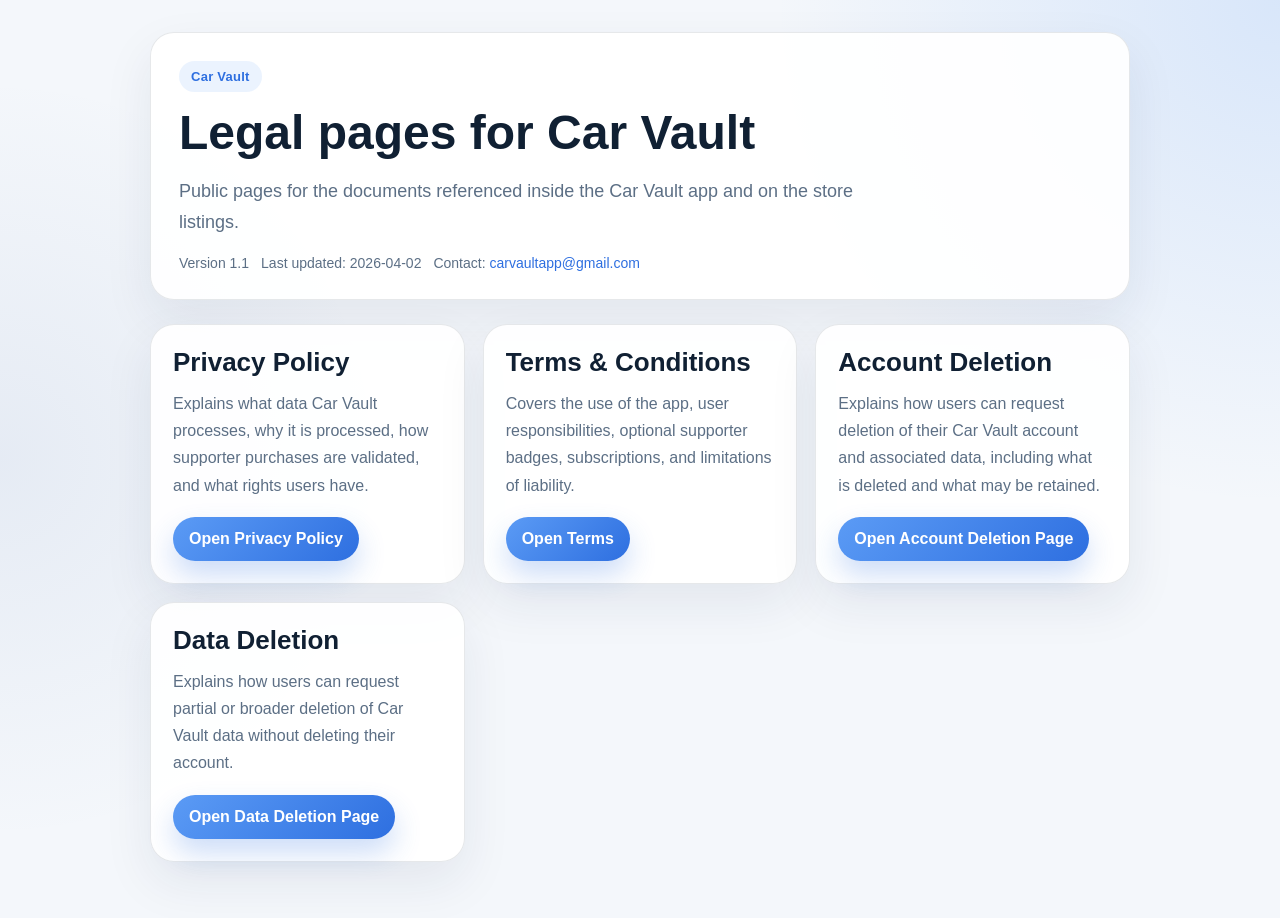
<file: docs/index.html>
<!DOCTYPE html>
<html lang="en">

<head>
  <meta charset="utf-8" />
  <meta name="viewport" content="width=device-width, initial-scale=1" />
  <title>Car Vault Legal</title>
  <meta
    name="description"
    content="Car Vault legal pages: privacy policy, terms & conditions, account deletion, and data deletion."
  />
  <link rel="stylesheet" href="./styles.css" />
</head>

<body>
  <main class="page">
    <section class="hero">
      <span class="eyebrow">Car Vault</span>
      <h1>Legal pages for Car Vault</h1>
      <p>
        Public pages for the documents referenced inside the Car Vault app and on the
        store listings.
      </p>
      <div class="meta">
        <span>Version 1.1</span>
        <span>Last updated: 2026-04-02</span>
        <span>Contact: <a href="mailto:carvaultapp@gmail.com">carvaultapp@gmail.com</a></span>
      </div>
    </section>

    <section class="grid">
      <article class="panel">
        <h2>Privacy Policy</h2>
        <p>
          Explains what data Car Vault processes, why it is processed, how supporter
          purchases are validated, and what rights users have.
        </p>
        <div class="button-row">
          <a class="button" href="./privacy/">Open Privacy Policy</a>
        </div>
      </article>

      <article class="panel">
        <h2>Terms &amp; Conditions</h2>
        <p>
          Covers the use of the app, user responsibilities, optional supporter badges,
          subscriptions, and limitations of liability.
        </p>
        <div class="button-row">
          <a class="button" href="./terms/">Open Terms</a>
        </div>
      </article>

      <article class="panel">
        <h2>Account Deletion</h2>
        <p>
          Explains how users can request deletion of their Car Vault account and
          associated data, including what is deleted and what may be retained.
        </p>
        <div class="button-row">
          <a class="button" href="./delete-account/">Open Account Deletion Page</a>
        </div>
      </article>

      <article class="panel">
        <h2>Data Deletion</h2>
        <p>
          Explains how users can request partial or broader deletion of Car Vault
          data without deleting their account.
        </p>
        <div class="button-row">
          <a class="button" href="./data-deletion/">Open Data Deletion Page</a>
        </div>
      </article>
    </section>
  </main>
</body>

</html>
</file>
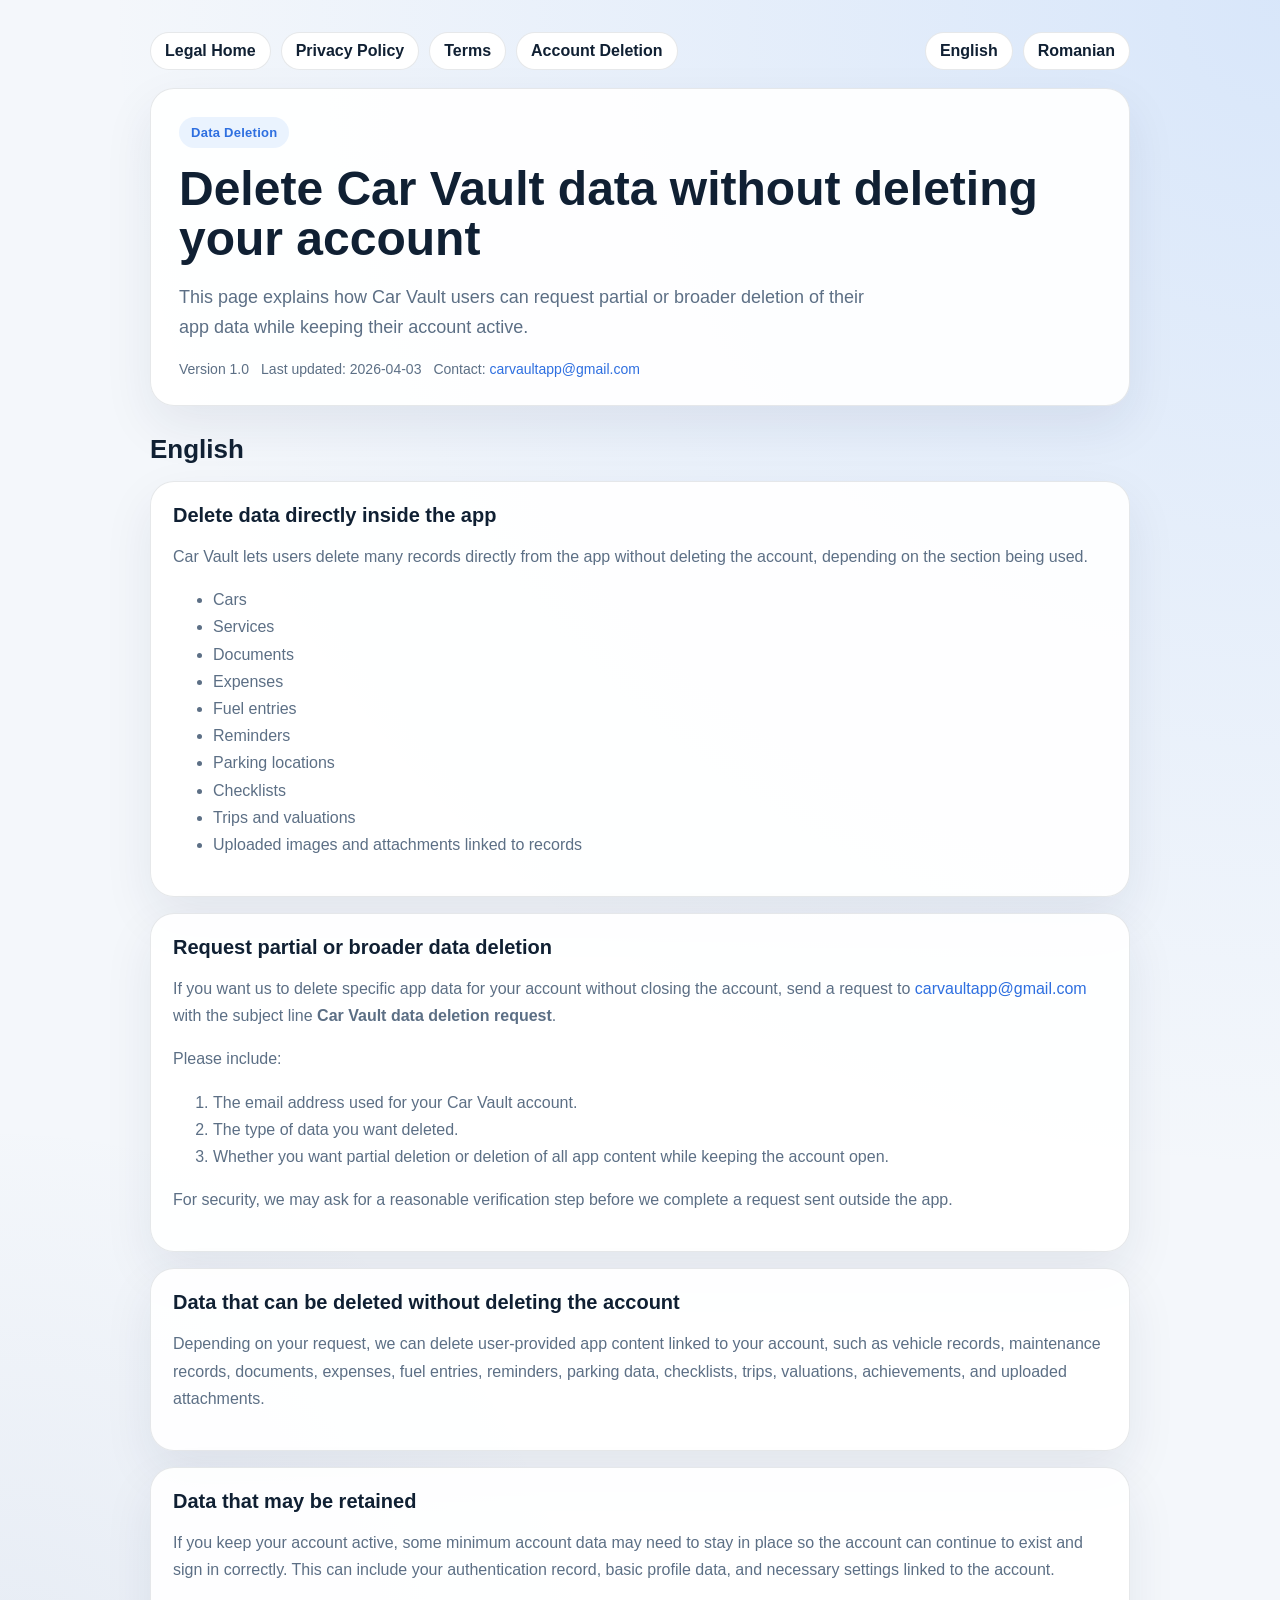
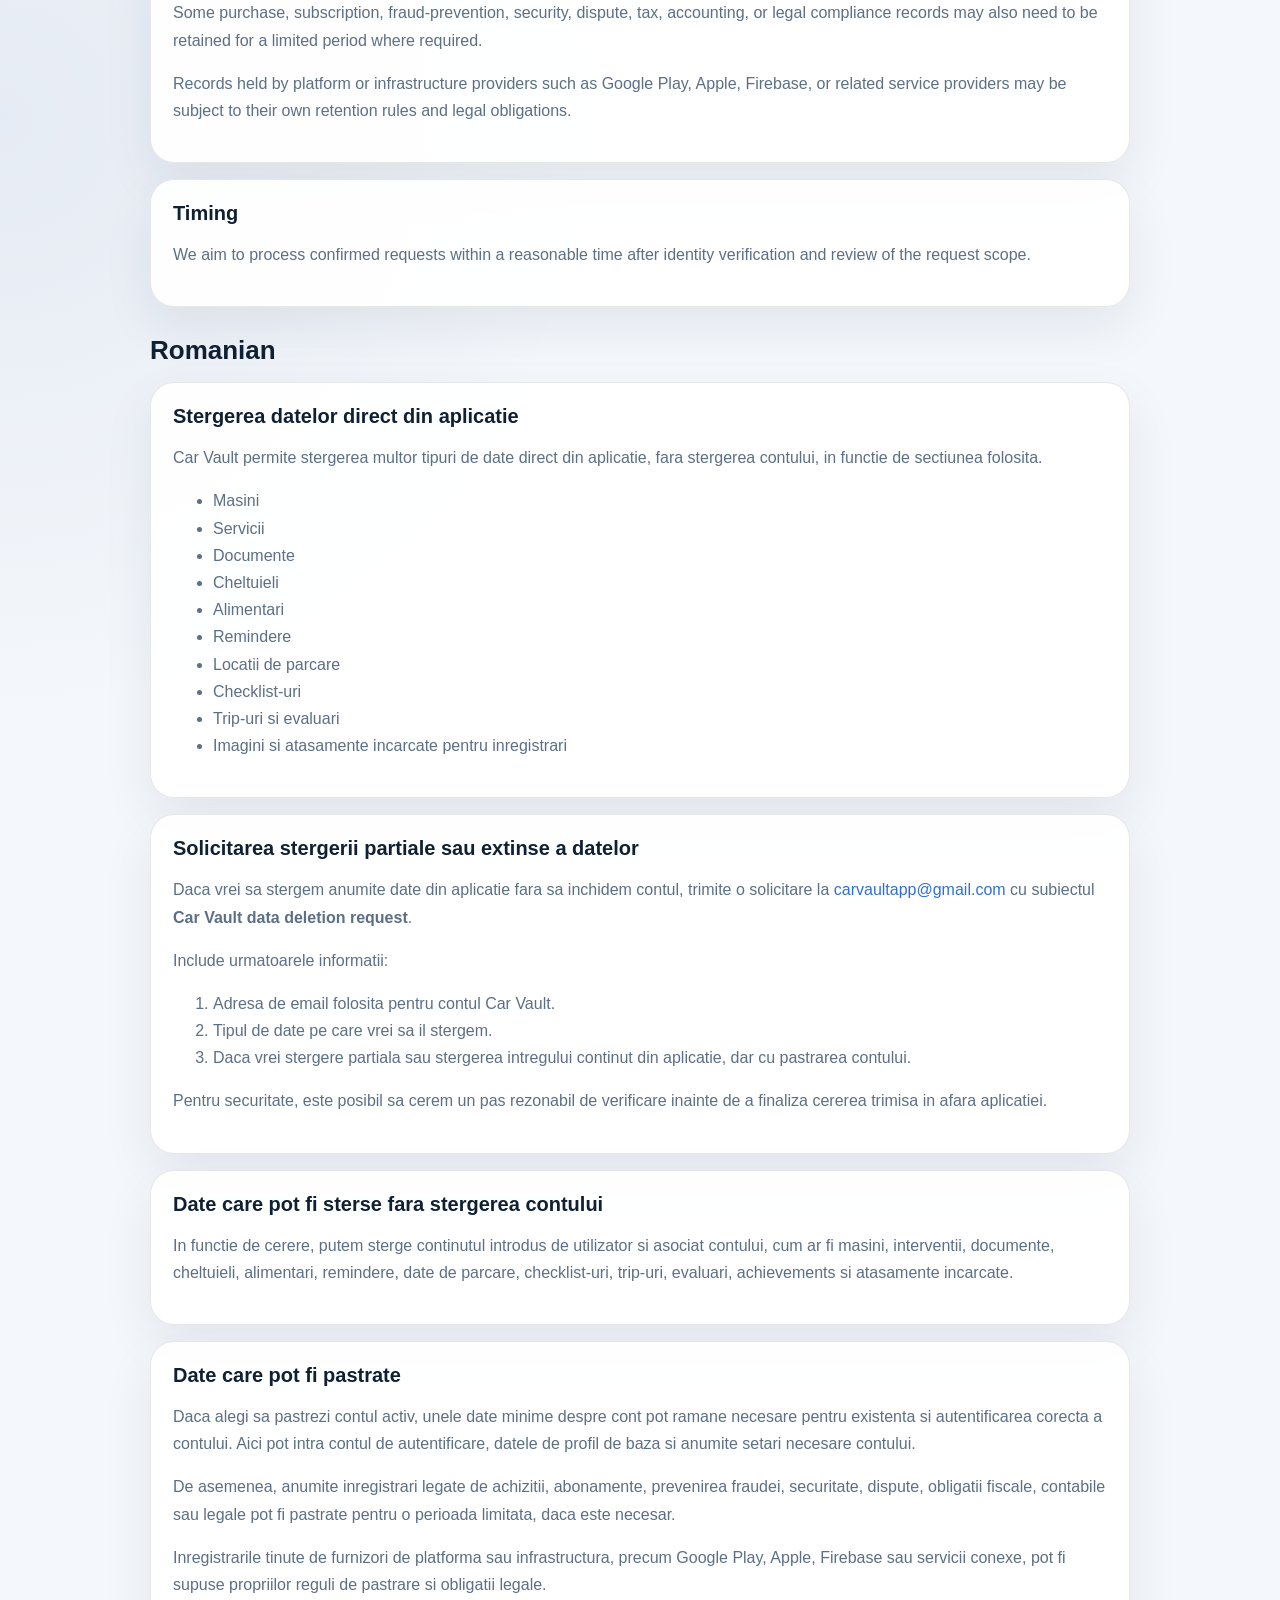
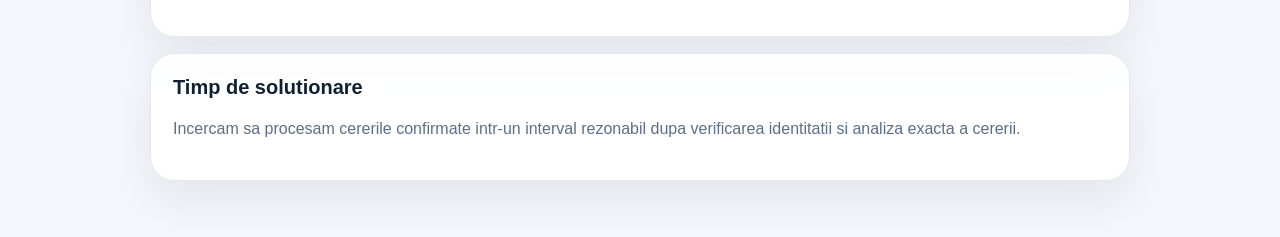
<file: docs/data-deletion/index.html>
<!DOCTYPE html>
<html lang="en">
  <head>
    <meta charset="utf-8" />
    <meta name="viewport" content="width=device-width, initial-scale=1" />
    <title>Car Vault Data Deletion</title>
    <meta
      name="description"
      content="How to request partial or full data deletion in Car Vault without deleting your account."
    />
    <link rel="stylesheet" href="../styles.css" />
  </head>
  <body>
    <main class="page">
      <div class="topbar">
        <nav>
          <a class="chip" href="../">Legal Home</a>
          <a class="chip" href="../privacy/">Privacy Policy</a>
          <a class="chip" href="../terms/">Terms</a>
          <a class="chip" href="../delete-account/">Account Deletion</a>
        </nav>
        <div class="lang-nav">
          <a class="chip" href="#en">English</a>
          <a class="chip" href="#ro">Romanian</a>
        </div>
      </div>

      <section class="hero">
        <span class="eyebrow">Data Deletion</span>
        <h1>Delete Car Vault data without deleting your account</h1>
        <p>
          This page explains how Car Vault users can request partial or broader
          deletion of their app data while keeping their account active.
        </p>
        <div class="meta">
          <span>Version 1.0</span>
          <span>Last updated: 2026-04-03</span>
          <span>Contact: <a href="mailto:carvaultapp@gmail.com">carvaultapp@gmail.com</a></span>
        </div>
      </section>

      <section id="en" class="language-block">
        <h2>English</h2>

        <article class="section-card">
          <h3>Delete data directly inside the app</h3>
          <p>
            Car Vault lets users delete many records directly from the app without
            deleting the account, depending on the section being used.
          </p>
          <ul>
            <li>Cars</li>
            <li>Services</li>
            <li>Documents</li>
            <li>Expenses</li>
            <li>Fuel entries</li>
            <li>Reminders</li>
            <li>Parking locations</li>
            <li>Checklists</li>
            <li>Trips and valuations</li>
            <li>Uploaded images and attachments linked to records</li>
          </ul>
        </article>

        <article class="section-card">
          <h3>Request partial or broader data deletion</h3>
          <p>
            If you want us to delete specific app data for your account without closing
            the account, send a request to
            <a href="mailto:carvaultapp@gmail.com?subject=Car%20Vault%20data%20deletion%20request">carvaultapp@gmail.com</a>
            with the subject line <strong>Car Vault data deletion request</strong>.
          </p>
          <p>Please include:</p>
          <ol>
            <li>The email address used for your Car Vault account.</li>
            <li>The type of data you want deleted.</li>
            <li>Whether you want partial deletion or deletion of all app content while keeping the account open.</li>
          </ol>
          <p>
            For security, we may ask for a reasonable verification step before we
            complete a request sent outside the app.
          </p>
        </article>

        <article class="section-card">
          <h3>Data that can be deleted without deleting the account</h3>
          <p>
            Depending on your request, we can delete user-provided app content linked to
            your account, such as vehicle records, maintenance records, documents,
            expenses, fuel entries, reminders, parking data, checklists, trips,
            valuations, achievements, and uploaded attachments.
          </p>
        </article>

        <article class="section-card">
          <h3>Data that may be retained</h3>
          <p>
            If you keep your account active, some minimum account data may need to stay
            in place so the account can continue to exist and sign in correctly. This
            can include your authentication record, basic profile data, and necessary
            settings linked to the account.
          </p>
          <p>
            Some purchase, subscription, fraud-prevention, security, dispute, tax,
            accounting, or legal compliance records may also need to be retained for a
            limited period where required.
          </p>
          <p>
            Records held by platform or infrastructure providers such as Google Play,
            Apple, Firebase, or related service providers may be subject to their own
            retention rules and legal obligations.
          </p>
        </article>

        <article class="section-card">
          <h3>Timing</h3>
          <p>
            We aim to process confirmed requests within a reasonable time after identity
            verification and review of the request scope.
          </p>
        </article>
      </section>

      <section id="ro" class="language-block">
        <h2>Romanian</h2>

        <article class="section-card">
          <h3>Stergerea datelor direct din aplicatie</h3>
          <p>
            Car Vault permite stergerea multor tipuri de date direct din aplicatie,
            fara stergerea contului, in functie de sectiunea folosita.
          </p>
          <ul>
            <li>Masini</li>
            <li>Servicii</li>
            <li>Documente</li>
            <li>Cheltuieli</li>
            <li>Alimentari</li>
            <li>Remindere</li>
            <li>Locatii de parcare</li>
            <li>Checklist-uri</li>
            <li>Trip-uri si evaluari</li>
            <li>Imagini si atasamente incarcate pentru inregistrari</li>
          </ul>
        </article>

        <article class="section-card">
          <h3>Solicitarea stergerii partiale sau extinse a datelor</h3>
          <p>
            Daca vrei sa stergem anumite date din aplicatie fara sa inchidem contul,
            trimite o solicitare la
            <a href="mailto:carvaultapp@gmail.com?subject=Car%20Vault%20data%20deletion%20request">carvaultapp@gmail.com</a>
            cu subiectul <strong>Car Vault data deletion request</strong>.
          </p>
          <p>Include urmatoarele informatii:</p>
          <ol>
            <li>Adresa de email folosita pentru contul Car Vault.</li>
            <li>Tipul de date pe care vrei sa il stergem.</li>
            <li>Daca vrei stergere partiala sau stergerea intregului continut din aplicatie, dar cu pastrarea contului.</li>
          </ol>
          <p>
            Pentru securitate, este posibil sa cerem un pas rezonabil de verificare
            inainte de a finaliza cererea trimisa in afara aplicatiei.
          </p>
        </article>

        <article class="section-card">
          <h3>Date care pot fi sterse fara stergerea contului</h3>
          <p>
            In functie de cerere, putem sterge continutul introdus de utilizator si
            asociat contului, cum ar fi masini, interventii, documente, cheltuieli,
            alimentari, remindere, date de parcare, checklist-uri, trip-uri, evaluari,
            achievements si atasamente incarcate.
          </p>
        </article>

        <article class="section-card">
          <h3>Date care pot fi pastrate</h3>
          <p>
            Daca alegi sa pastrezi contul activ, unele date minime despre cont pot
            ramane necesare pentru existenta si autentificarea corecta a contului. Aici
            pot intra contul de autentificare, datele de profil de baza si anumite
            setari necesare contului.
          </p>
          <p>
            De asemenea, anumite inregistrari legate de achizitii, abonamente,
            prevenirea fraudei, securitate, dispute, obligatii fiscale, contabile sau
            legale pot fi pastrate pentru o perioada limitata, daca este necesar.
          </p>
          <p>
            Inregistrarile tinute de furnizori de platforma sau infrastructura, precum
            Google Play, Apple, Firebase sau servicii conexe, pot fi supuse propriilor
            reguli de pastrare si obligatii legale.
          </p>
        </article>

        <article class="section-card">
          <h3>Timp de solutionare</h3>
          <p>
            Incercam sa procesam cererile confirmate intr-un interval rezonabil dupa
            verificarea identitatii si analiza exacta a cererii.
          </p>
        </article>
      </section>
    </main>
  </body>
</html>
</file>
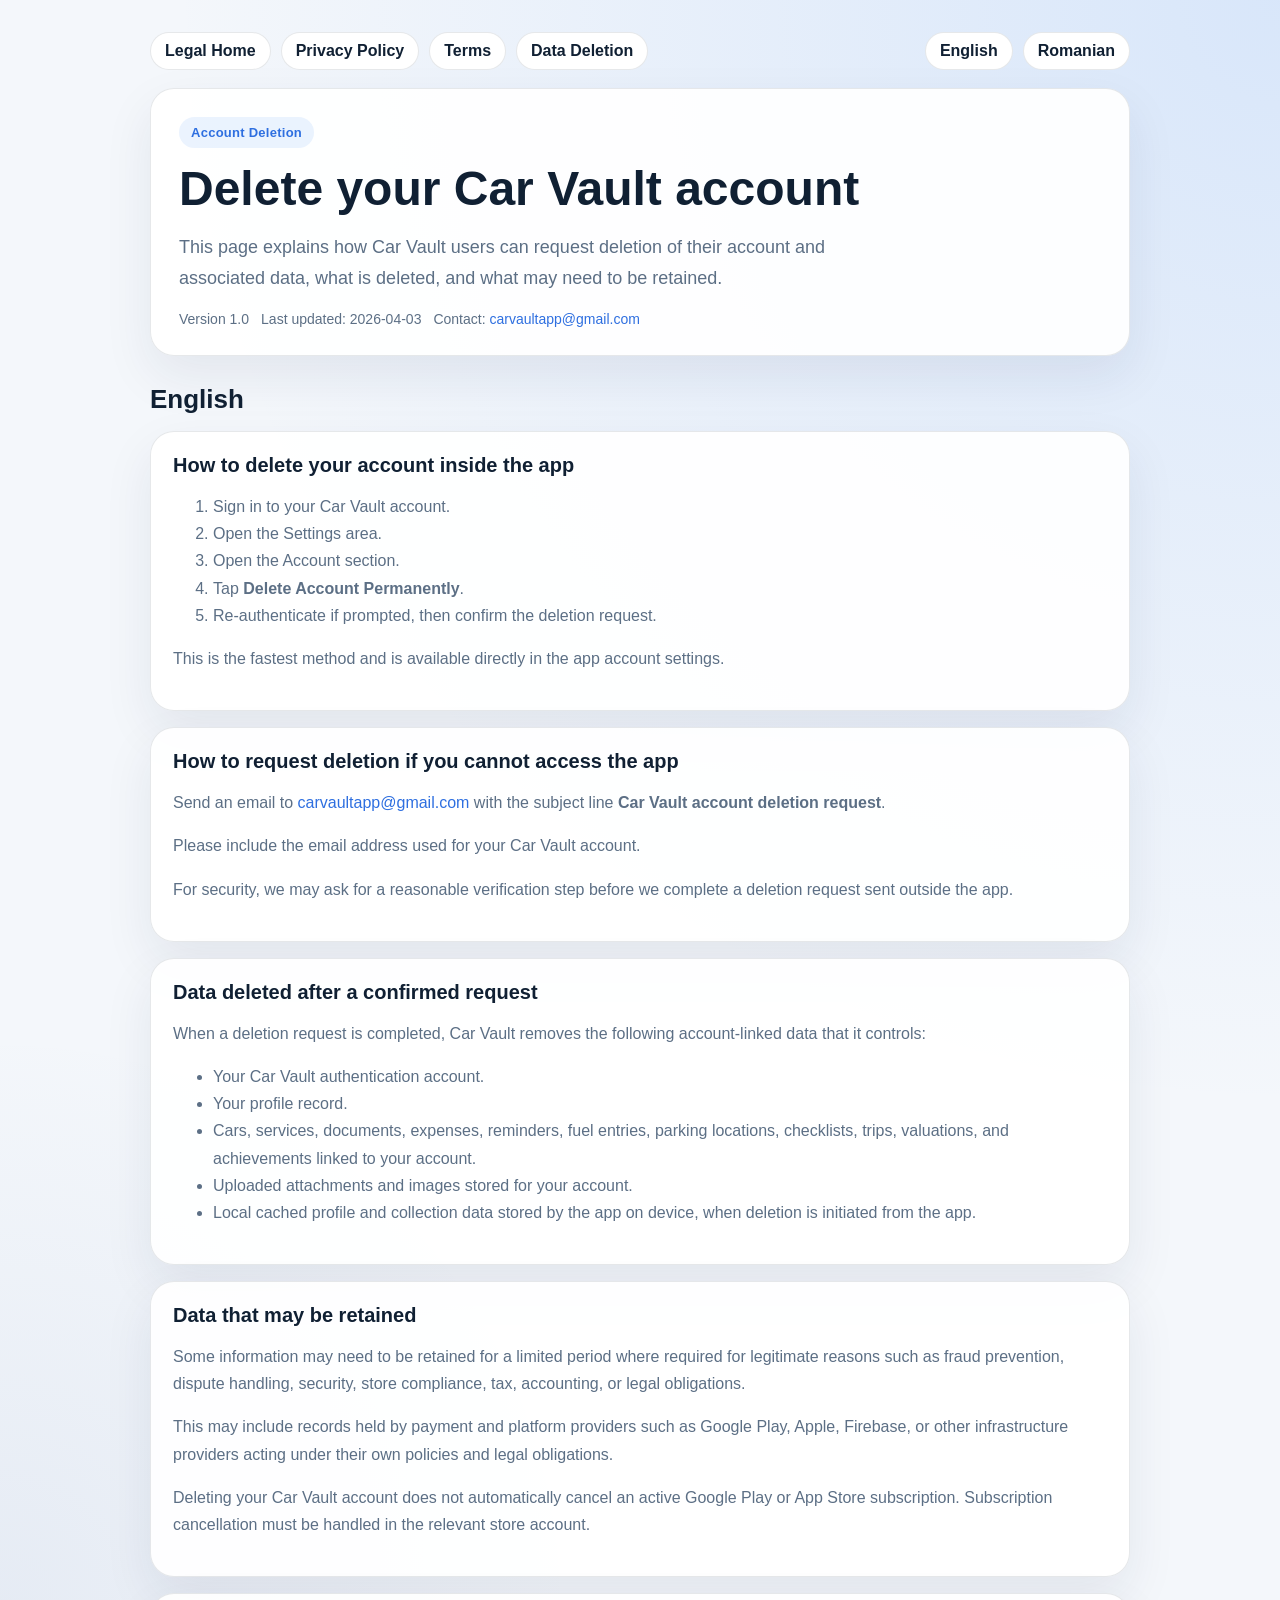
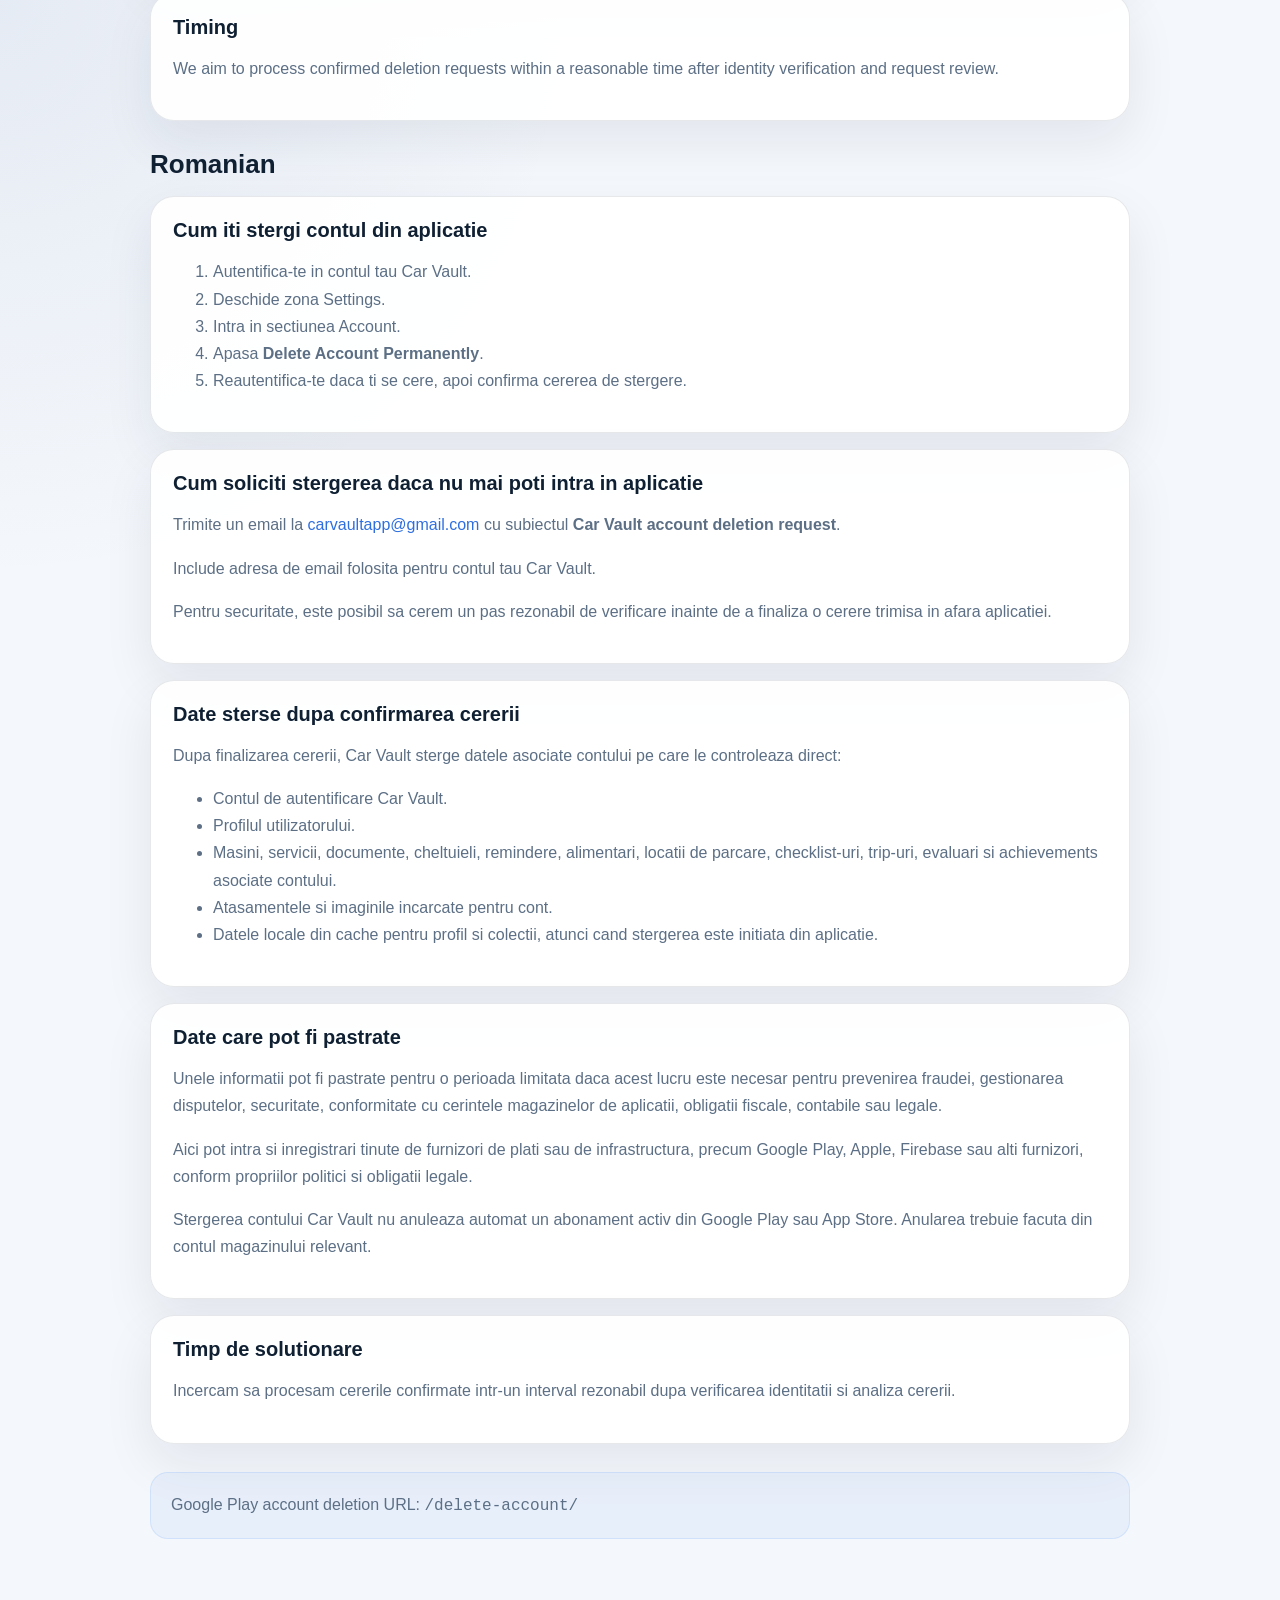
<file: docs/delete-account/index.html>
<!DOCTYPE html>
<html lang="en">
  <head>
    <meta charset="utf-8" />
    <meta name="viewport" content="width=device-width, initial-scale=1" />
    <title>Car Vault Account Deletion</title>
    <meta
      name="description"
      content="How to request deletion of your Car Vault account and associated data."
    />
    <link rel="stylesheet" href="../styles.css" />
  </head>
  <body>
    <main class="page">
      <div class="topbar">
        <nav>
          <a class="chip" href="../">Legal Home</a>
          <a class="chip" href="../privacy/">Privacy Policy</a>
          <a class="chip" href="../terms/">Terms</a>
          <a class="chip" href="../data-deletion/">Data Deletion</a>
        </nav>
        <div class="lang-nav">
          <a class="chip" href="#en">English</a>
          <a class="chip" href="#ro">Romanian</a>
        </div>
      </div>

      <section class="hero">
        <span class="eyebrow">Account Deletion</span>
        <h1>Delete your Car Vault account</h1>
        <p>
          This page explains how Car Vault users can request deletion of their account
          and associated data, what is deleted, and what may need to be retained.
        </p>
        <div class="meta">
          <span>Version 1.0</span>
          <span>Last updated: 2026-04-03</span>
          <span>Contact: <a href="mailto:carvaultapp@gmail.com">carvaultapp@gmail.com</a></span>
        </div>
      </section>

      <section id="en" class="language-block">
        <h2>English</h2>

        <article class="section-card">
          <h3>How to delete your account inside the app</h3>
          <ol>
            <li>Sign in to your Car Vault account.</li>
            <li>Open the Settings area.</li>
            <li>Open the Account section.</li>
            <li>Tap <strong>Delete Account Permanently</strong>.</li>
            <li>Re-authenticate if prompted, then confirm the deletion request.</li>
          </ol>
          <p>
            This is the fastest method and is available directly in the app account
            settings.
          </p>
        </article>

        <article class="section-card">
          <h3>How to request deletion if you cannot access the app</h3>
          <p>
            Send an email to <a href="mailto:carvaultapp@gmail.com?subject=Car%20Vault%20account%20deletion%20request">carvaultapp@gmail.com</a>
            with the subject line <strong>Car Vault account deletion request</strong>.
          </p>
          <p>Please include the email address used for your Car Vault account.</p>
          <p>
            For security, we may ask for a reasonable verification step before we
            complete a deletion request sent outside the app.
          </p>
        </article>

        <article class="section-card">
          <h3>Data deleted after a confirmed request</h3>
          <p>When a deletion request is completed, Car Vault removes the following account-linked data that it controls:</p>
          <ul>
            <li>Your Car Vault authentication account.</li>
            <li>Your profile record.</li>
            <li>Cars, services, documents, expenses, reminders, fuel entries, parking locations, checklists, trips, valuations, and achievements linked to your account.</li>
            <li>Uploaded attachments and images stored for your account.</li>
            <li>Local cached profile and collection data stored by the app on device, when deletion is initiated from the app.</li>
          </ul>
        </article>

        <article class="section-card">
          <h3>Data that may be retained</h3>
          <p>
            Some information may need to be retained for a limited period where required
            for legitimate reasons such as fraud prevention, dispute handling, security,
            store compliance, tax, accounting, or legal obligations.
          </p>
          <p>
            This may include records held by payment and platform providers such as
            Google Play, Apple, Firebase, or other infrastructure providers acting under
            their own policies and legal obligations.
          </p>
          <p>
            Deleting your Car Vault account does not automatically cancel an active
            Google Play or App Store subscription. Subscription cancellation must be
            handled in the relevant store account.
          </p>
        </article>

        <article class="section-card">
          <h3>Timing</h3>
          <p>
            We aim to process confirmed deletion requests within a reasonable time after
            identity verification and request review.
          </p>
        </article>
      </section>

      <section id="ro" class="language-block">
        <h2>Romanian</h2>

        <article class="section-card">
          <h3>Cum iti stergi contul din aplicatie</h3>
          <ol>
            <li>Autentifica-te in contul tau Car Vault.</li>
            <li>Deschide zona Settings.</li>
            <li>Intra in sectiunea Account.</li>
            <li>Apasa <strong>Delete Account Permanently</strong>.</li>
            <li>Reautentifica-te daca ti se cere, apoi confirma cererea de stergere.</li>
          </ol>
        </article>

        <article class="section-card">
          <h3>Cum soliciti stergerea daca nu mai poti intra in aplicatie</h3>
          <p>
            Trimite un email la <a href="mailto:carvaultapp@gmail.com?subject=Car%20Vault%20account%20deletion%20request">carvaultapp@gmail.com</a>
            cu subiectul <strong>Car Vault account deletion request</strong>.
          </p>
          <p>Include adresa de email folosita pentru contul tau Car Vault.</p>
          <p>
            Pentru securitate, este posibil sa cerem un pas rezonabil de verificare
            inainte de a finaliza o cerere trimisa in afara aplicatiei.
          </p>
        </article>

        <article class="section-card">
          <h3>Date sterse dupa confirmarea cererii</h3>
          <p>Dupa finalizarea cererii, Car Vault sterge datele asociate contului pe care le controleaza direct:</p>
          <ul>
            <li>Contul de autentificare Car Vault.</li>
            <li>Profilul utilizatorului.</li>
            <li>Masini, servicii, documente, cheltuieli, remindere, alimentari, locatii de parcare, checklist-uri, trip-uri, evaluari si achievements asociate contului.</li>
            <li>Atasamentele si imaginile incarcate pentru cont.</li>
            <li>Datele locale din cache pentru profil si colectii, atunci cand stergerea este initiata din aplicatie.</li>
          </ul>
        </article>

        <article class="section-card">
          <h3>Date care pot fi pastrate</h3>
          <p>
            Unele informatii pot fi pastrate pentru o perioada limitata daca acest lucru
            este necesar pentru prevenirea fraudei, gestionarea disputelor, securitate,
            conformitate cu cerintele magazinelor de aplicatii, obligatii fiscale,
            contabile sau legale.
          </p>
          <p>
            Aici pot intra si inregistrari tinute de furnizori de plati sau de
            infrastructura, precum Google Play, Apple, Firebase sau alti furnizori,
            conform propriilor politici si obligatii legale.
          </p>
          <p>
            Stergerea contului Car Vault nu anuleaza automat un abonament activ din
            Google Play sau App Store. Anularea trebuie facuta din contul magazinului
            relevant.
          </p>
        </article>

        <article class="section-card">
          <h3>Timp de solutionare</h3>
          <p>
            Incercam sa procesam cererile confirmate intr-un interval rezonabil dupa
            verificarea identitatii si analiza cererii.
          </p>
        </article>
      </section>

      <p class="footer-note">
        Google Play account deletion URL:
        <code>/delete-account/</code>
      </p>
    </main>
  </body>
</html>
</file>
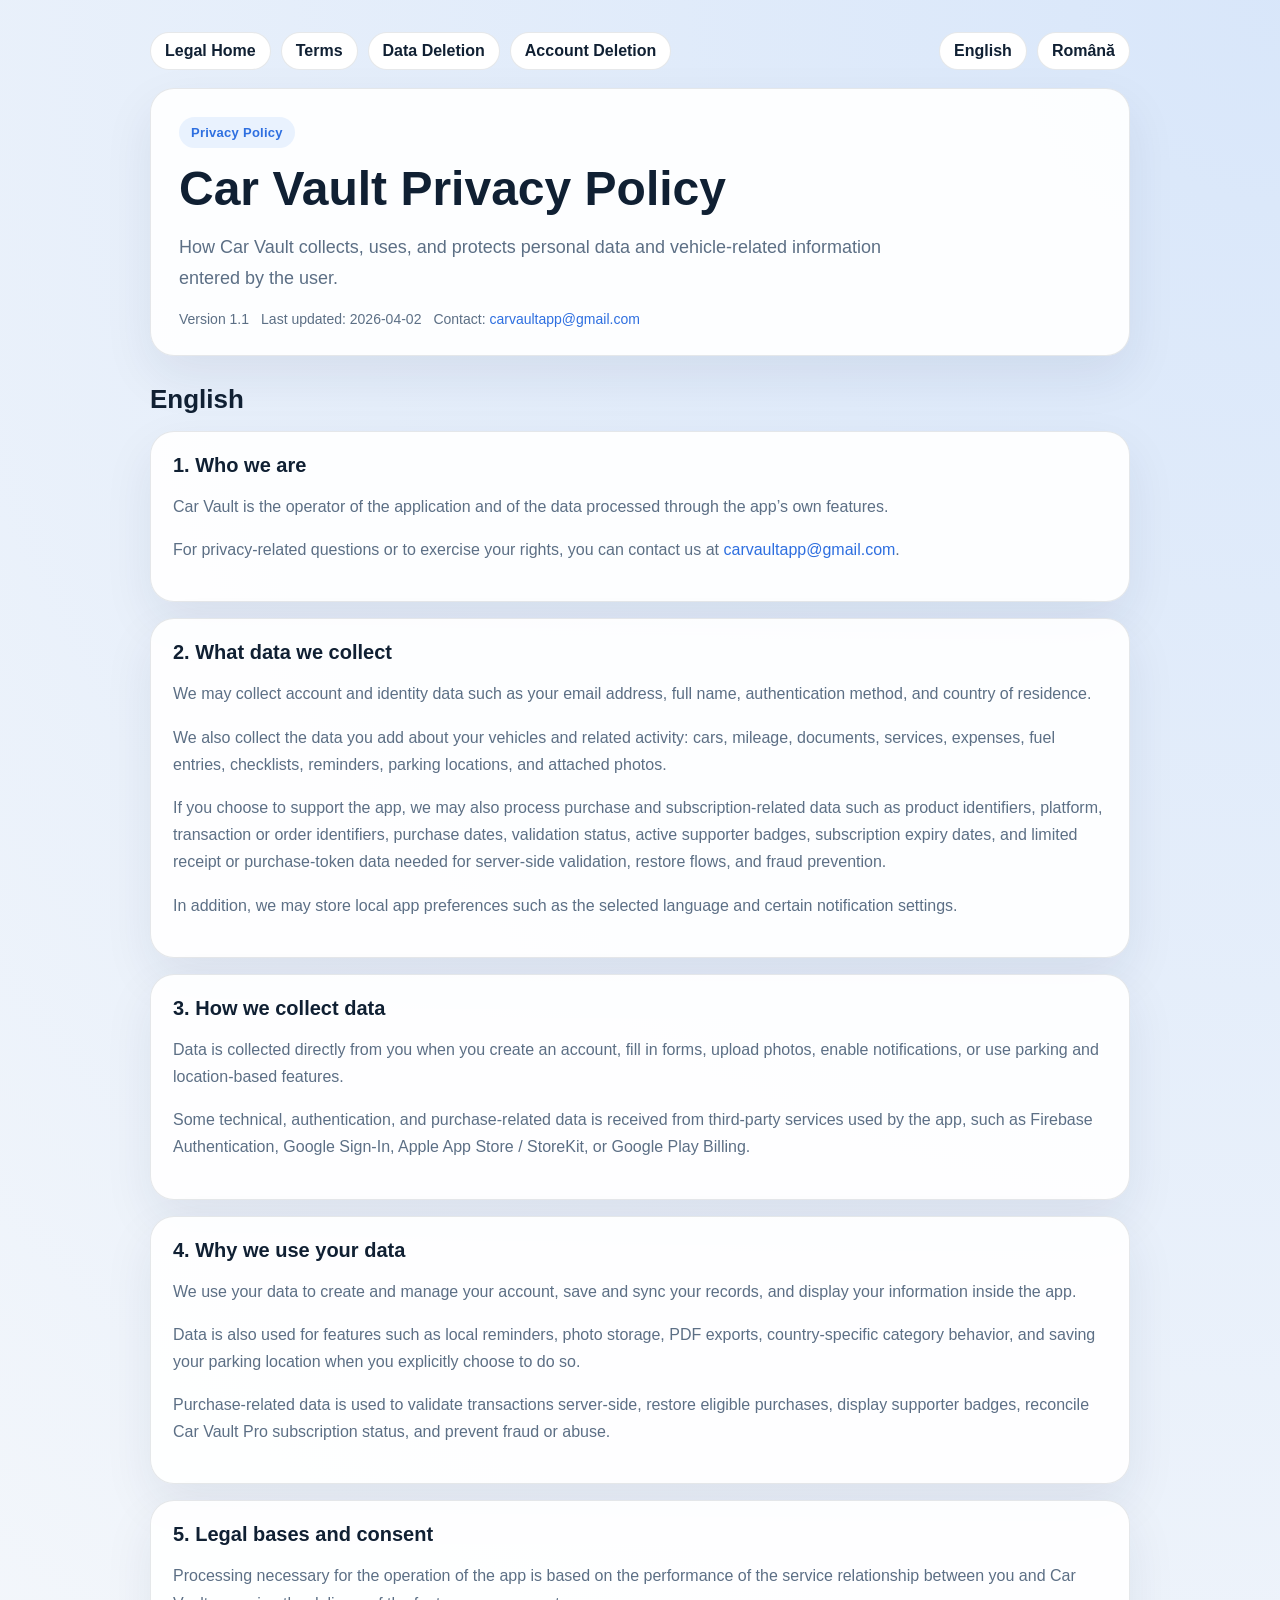
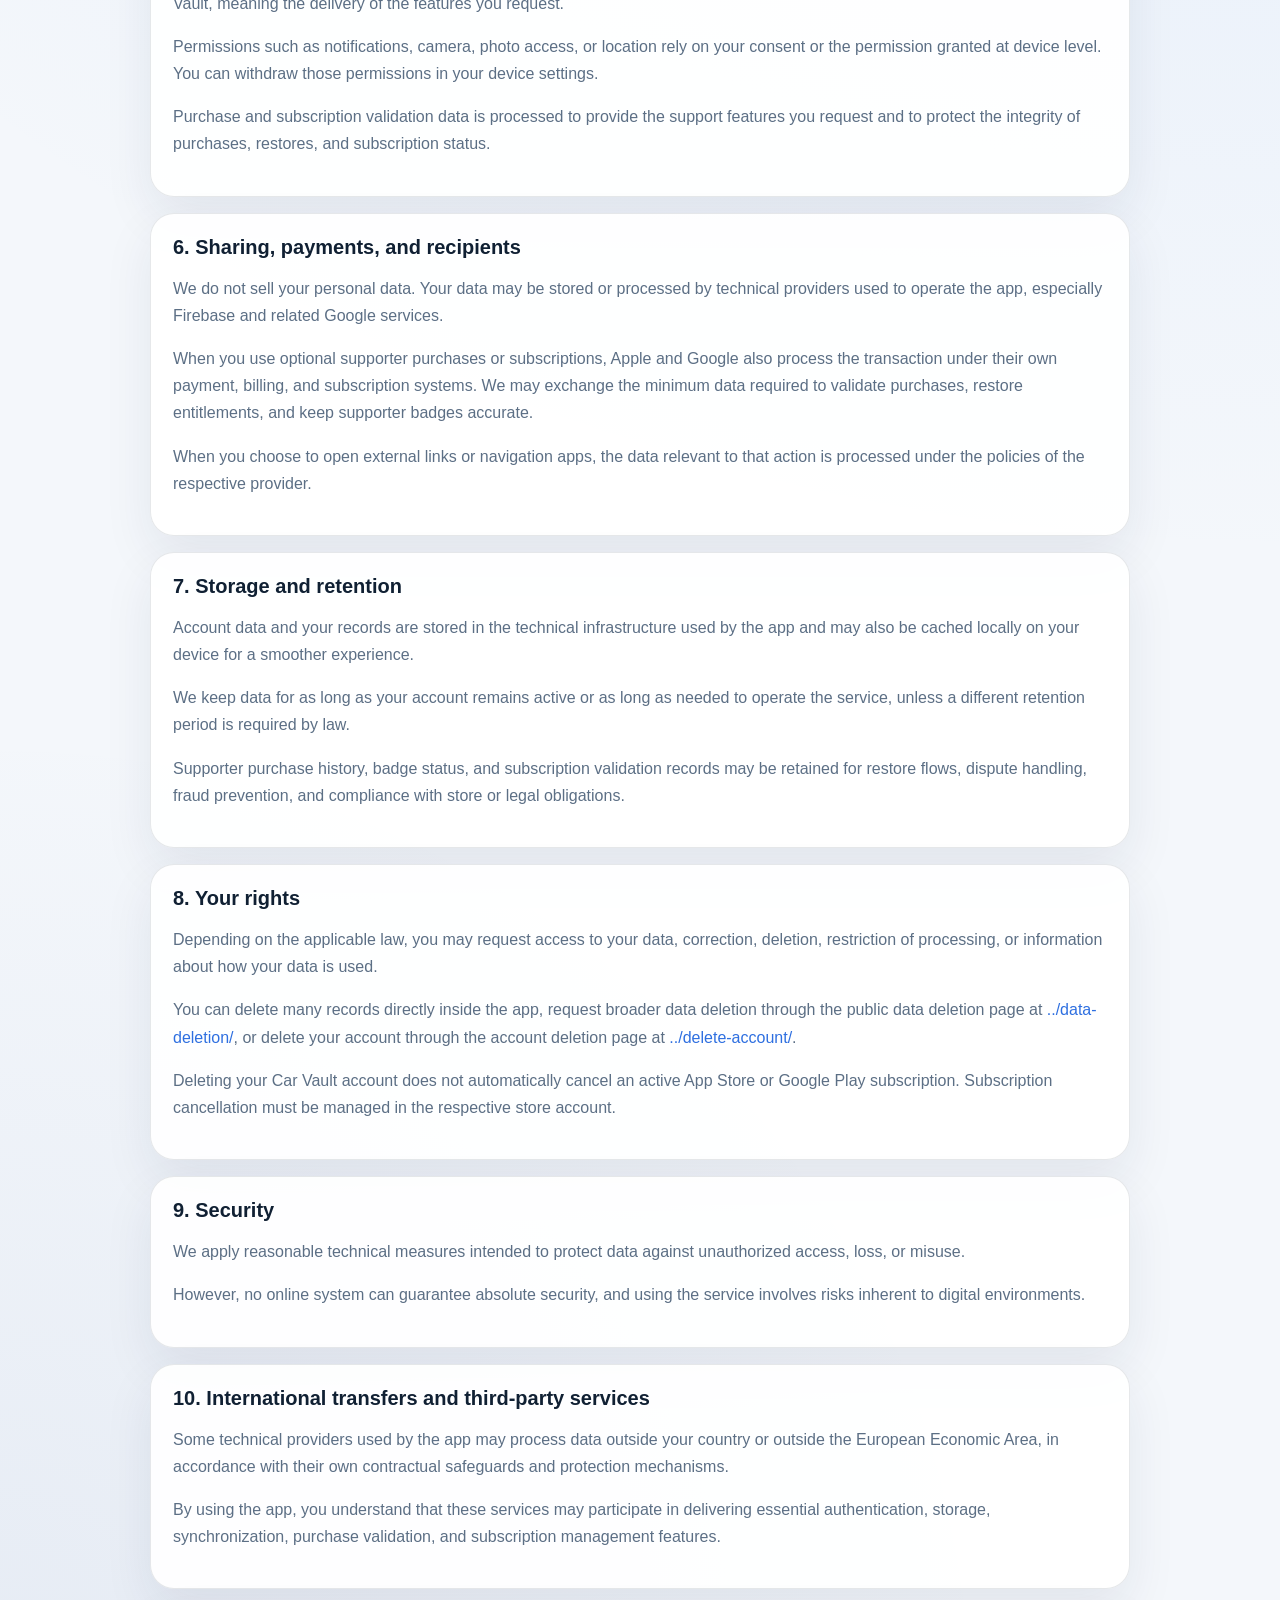
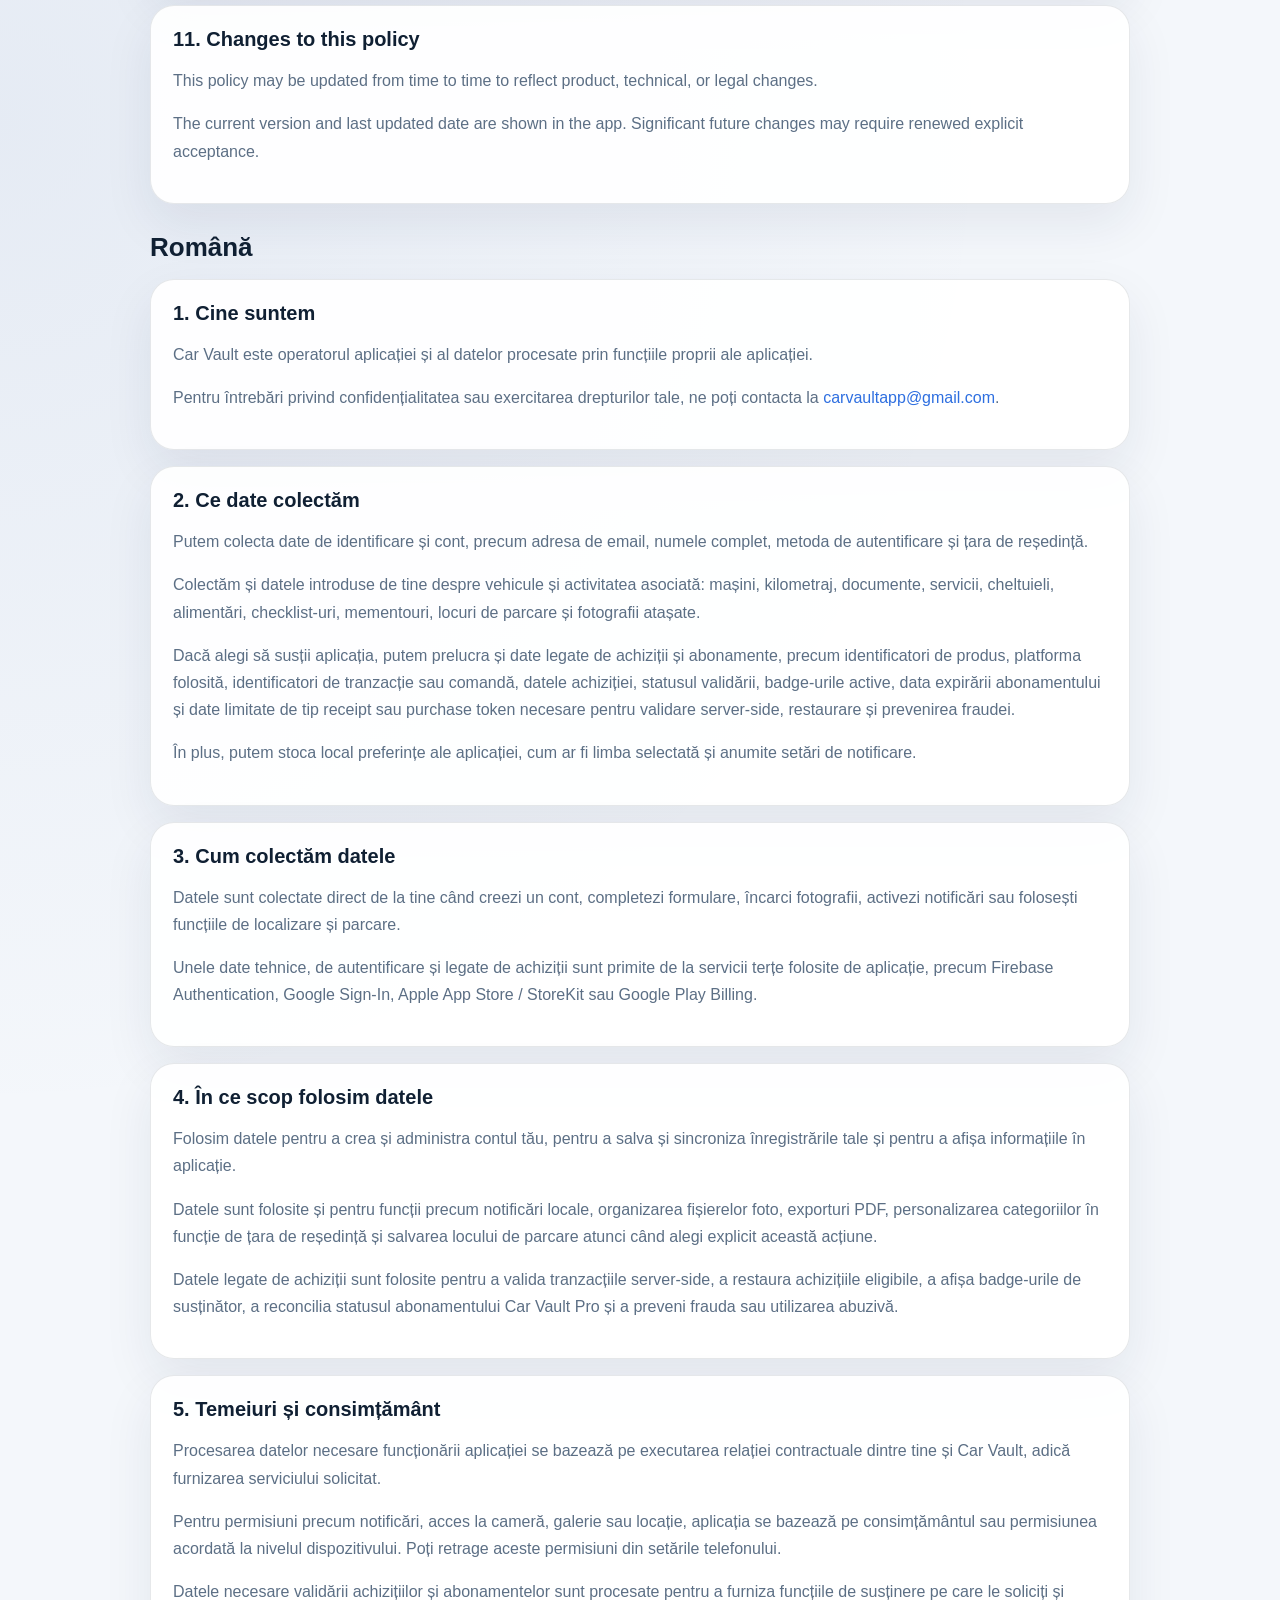
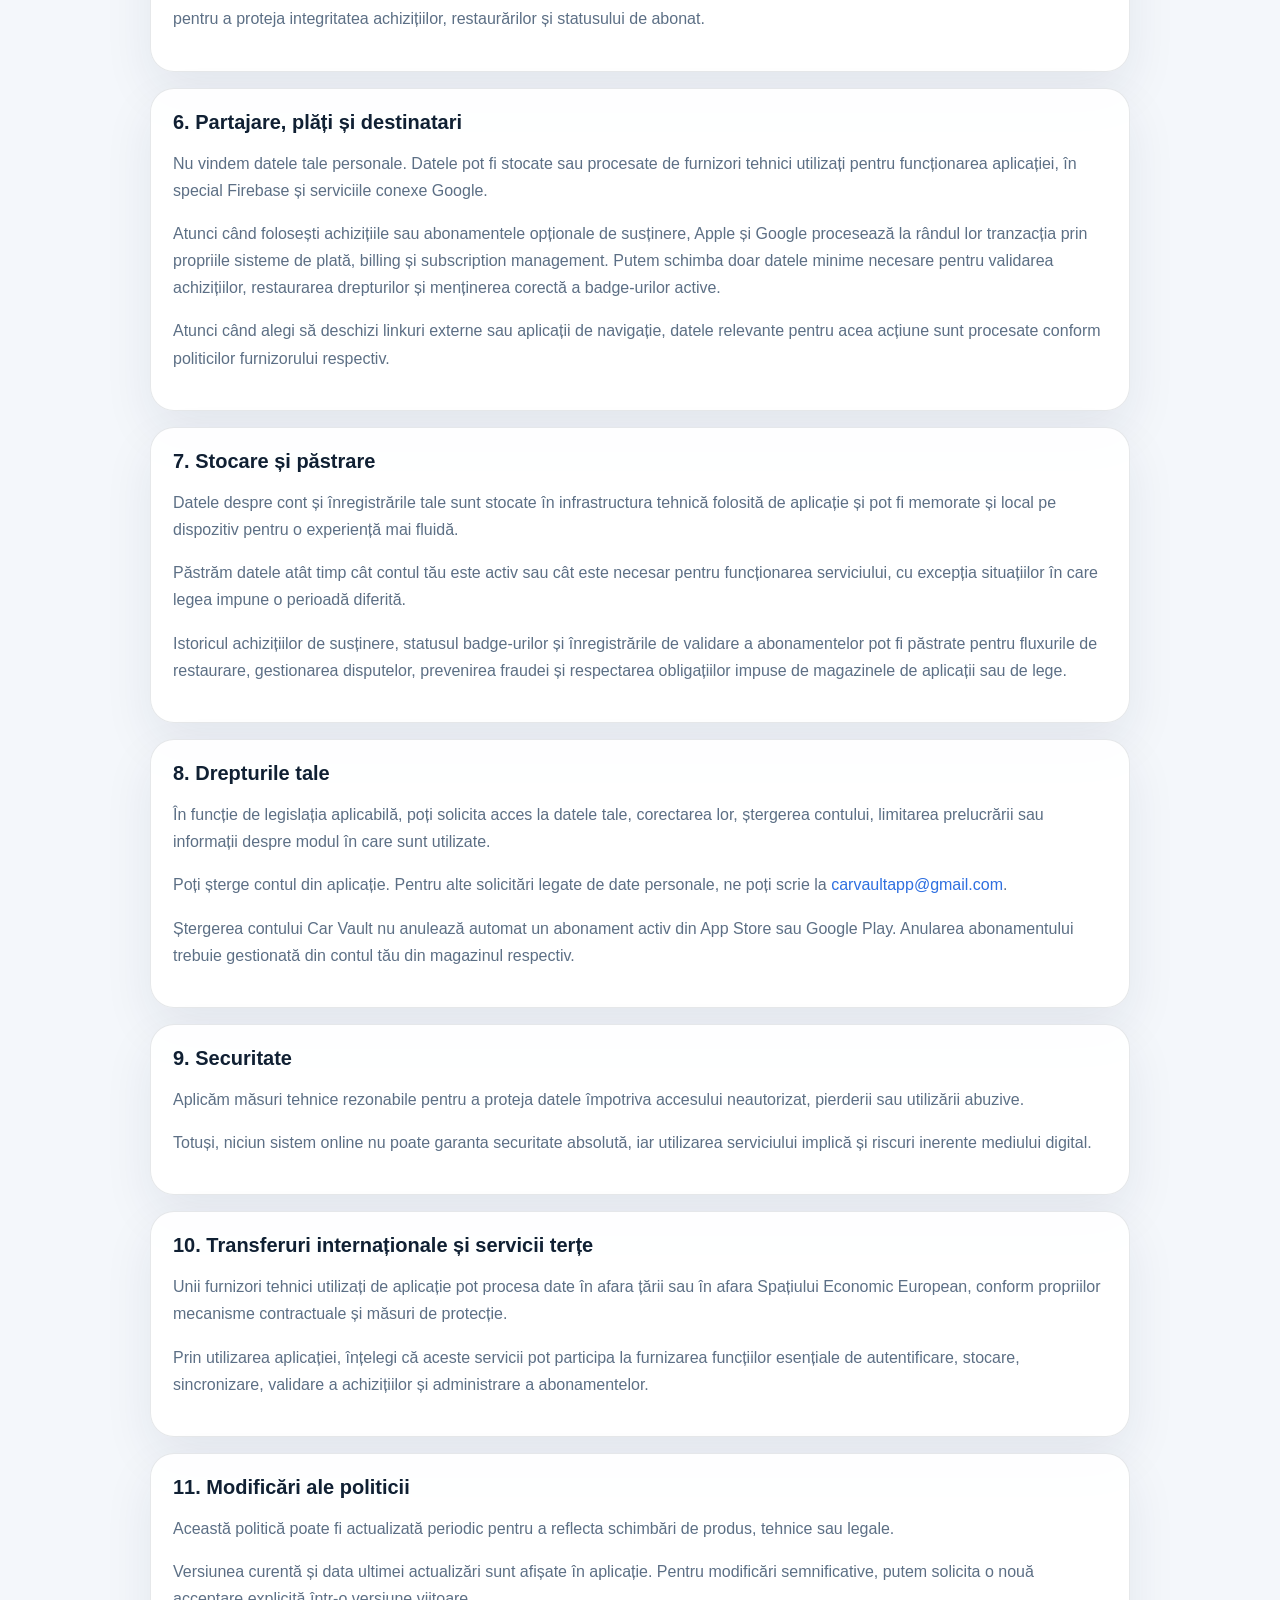
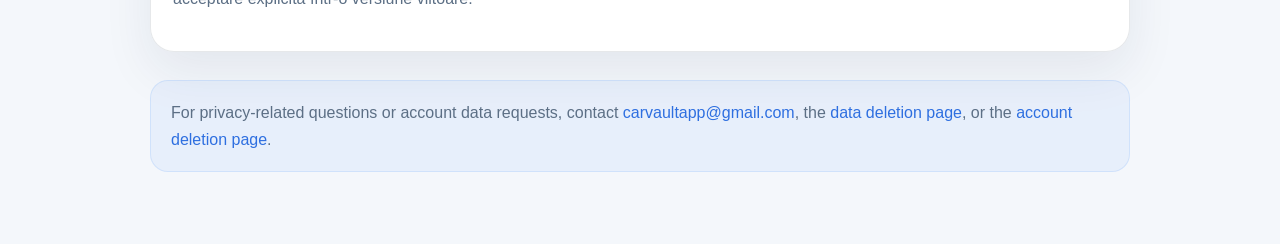
<file: docs/privacy/index.html>
<!DOCTYPE html>
<html lang="en">
  <head>
    <meta charset="utf-8" />
    <meta name="viewport" content="width=device-width, initial-scale=1" />
    <title>Car Vault Privacy Policy</title>
    <meta
      name="description"
      content="Car Vault privacy policy in English and Romanian."
    />
    <link rel="stylesheet" href="../styles.css" />
  </head>
  <body>
    <main class="page">
      <div class="topbar">
        <nav>
          <a class="chip" href="../">Legal Home</a>
          <a class="chip" href="../terms/">Terms</a>
          <a class="chip" href="../data-deletion/">Data Deletion</a>
          <a class="chip" href="../delete-account/">Account Deletion</a>
        </nav>
        <div class="lang-nav">
          <a class="chip" href="#en">English</a>
          <a class="chip" href="#ro">Română</a>
        </div>
      </div>

      <section class="hero">
        <span class="eyebrow">Privacy Policy</span>
        <h1>Car Vault Privacy Policy</h1>
        <p>
          How Car Vault collects, uses, and protects personal data and vehicle-related
          information entered by the user.
        </p>
        <div class="meta">
          <span>Version 1.1</span>
          <span>Last updated: 2026-04-02</span>
          <span>Contact: <a href="mailto:carvaultapp@gmail.com">carvaultapp@gmail.com</a></span>
        </div>
      </section>

      <section id="en" class="language-block">
        <h2>English</h2>

        <article class="section-card">
          <h3>1. Who we are</h3>
          <p>Car Vault is the operator of the application and of the data processed through the app’s own features.</p>
          <p>For privacy-related questions or to exercise your rights, you can contact us at <a href="mailto:carvaultapp@gmail.com">carvaultapp@gmail.com</a>.</p>
        </article>

        <article class="section-card">
          <h3>2. What data we collect</h3>
          <p>We may collect account and identity data such as your email address, full name, authentication method, and country of residence.</p>
          <p>We also collect the data you add about your vehicles and related activity: cars, mileage, documents, services, expenses, fuel entries, checklists, reminders, parking locations, and attached photos.</p>
          <p>If you choose to support the app, we may also process purchase and subscription-related data such as product identifiers, platform, transaction or order identifiers, purchase dates, validation status, active supporter badges, subscription expiry dates, and limited receipt or purchase-token data needed for server-side validation, restore flows, and fraud prevention.</p>
          <p>In addition, we may store local app preferences such as the selected language and certain notification settings.</p>
        </article>

        <article class="section-card">
          <h3>3. How we collect data</h3>
          <p>Data is collected directly from you when you create an account, fill in forms, upload photos, enable notifications, or use parking and location-based features.</p>
          <p>Some technical, authentication, and purchase-related data is received from third-party services used by the app, such as Firebase Authentication, Google Sign-In, Apple App Store / StoreKit, or Google Play Billing.</p>
        </article>

        <article class="section-card">
          <h3>4. Why we use your data</h3>
          <p>We use your data to create and manage your account, save and sync your records, and display your information inside the app.</p>
          <p>Data is also used for features such as local reminders, photo storage, PDF exports, country-specific category behavior, and saving your parking location when you explicitly choose to do so.</p>
          <p>Purchase-related data is used to validate transactions server-side, restore eligible purchases, display supporter badges, reconcile Car Vault Pro subscription status, and prevent fraud or abuse.</p>
        </article>

        <article class="section-card">
          <h3>5. Legal bases and consent</h3>
          <p>Processing necessary for the operation of the app is based on the performance of the service relationship between you and Car Vault, meaning the delivery of the features you request.</p>
          <p>Permissions such as notifications, camera, photo access, or location rely on your consent or the permission granted at device level. You can withdraw those permissions in your device settings.</p>
          <p>Purchase and subscription validation data is processed to provide the support features you request and to protect the integrity of purchases, restores, and subscription status.</p>
        </article>

        <article class="section-card">
          <h3>6. Sharing, payments, and recipients</h3>
          <p>We do not sell your personal data. Your data may be stored or processed by technical providers used to operate the app, especially Firebase and related Google services.</p>
          <p>When you use optional supporter purchases or subscriptions, Apple and Google also process the transaction under their own payment, billing, and subscription systems. We may exchange the minimum data required to validate purchases, restore entitlements, and keep supporter badges accurate.</p>
          <p>When you choose to open external links or navigation apps, the data relevant to that action is processed under the policies of the respective provider.</p>
        </article>

        <article class="section-card">
          <h3>7. Storage and retention</h3>
          <p>Account data and your records are stored in the technical infrastructure used by the app and may also be cached locally on your device for a smoother experience.</p>
          <p>We keep data for as long as your account remains active or as long as needed to operate the service, unless a different retention period is required by law.</p>
          <p>Supporter purchase history, badge status, and subscription validation records may be retained for restore flows, dispute handling, fraud prevention, and compliance with store or legal obligations.</p>
        </article>

        <article class="section-card">
          <h3>8. Your rights</h3>
          <p>Depending on the applicable law, you may request access to your data, correction, deletion, restriction of processing, or information about how your data is used.</p>
          <p>You can delete many records directly inside the app, request broader data deletion through the public data deletion page at <a href="../data-deletion/">../data-deletion/</a>, or delete your account through the account deletion page at <a href="../delete-account/">../delete-account/</a>.</p>
          <p>Deleting your Car Vault account does not automatically cancel an active App Store or Google Play subscription. Subscription cancellation must be managed in the respective store account.</p>
        </article>

        <article class="section-card">
          <h3>9. Security</h3>
          <p>We apply reasonable technical measures intended to protect data against unauthorized access, loss, or misuse.</p>
          <p>However, no online system can guarantee absolute security, and using the service involves risks inherent to digital environments.</p>
        </article>

        <article class="section-card">
          <h3>10. International transfers and third-party services</h3>
          <p>Some technical providers used by the app may process data outside your country or outside the European Economic Area, in accordance with their own contractual safeguards and protection mechanisms.</p>
          <p>By using the app, you understand that these services may participate in delivering essential authentication, storage, synchronization, purchase validation, and subscription management features.</p>
        </article>

        <article class="section-card">
          <h3>11. Changes to this policy</h3>
          <p>This policy may be updated from time to time to reflect product, technical, or legal changes.</p>
          <p>The current version and last updated date are shown in the app. Significant future changes may require renewed explicit acceptance.</p>
        </article>
      </section>

      <section id="ro" class="language-block">
        <h2>Română</h2>

        <article class="section-card">
          <h3>1. Cine suntem</h3>
          <p>Car Vault este operatorul aplicației și al datelor procesate prin funcțiile proprii ale aplicației.</p>
          <p>Pentru întrebări privind confidențialitatea sau exercitarea drepturilor tale, ne poți contacta la <a href="mailto:carvaultapp@gmail.com">carvaultapp@gmail.com</a>.</p>
        </article>

        <article class="section-card">
          <h3>2. Ce date colectăm</h3>
          <p>Putem colecta date de identificare și cont, precum adresa de email, numele complet, metoda de autentificare și țara de reședință.</p>
          <p>Colectăm și datele introduse de tine despre vehicule și activitatea asociată: mașini, kilometraj, documente, servicii, cheltuieli, alimentări, checklist-uri, mementouri, locuri de parcare și fotografii atașate.</p>
          <p>Dacă alegi să susții aplicația, putem prelucra și date legate de achiziții și abonamente, precum identificatori de produs, platforma folosită, identificatori de tranzacție sau comandă, datele achiziției, statusul validării, badge-urile active, data expirării abonamentului și date limitate de tip receipt sau purchase token necesare pentru validare server-side, restaurare și prevenirea fraudei.</p>
          <p>În plus, putem stoca local preferințe ale aplicației, cum ar fi limba selectată și anumite setări de notificare.</p>
        </article>

        <article class="section-card">
          <h3>3. Cum colectăm datele</h3>
          <p>Datele sunt colectate direct de la tine când creezi un cont, completezi formulare, încarci fotografii, activezi notificări sau folosești funcțiile de localizare și parcare.</p>
          <p>Unele date tehnice, de autentificare și legate de achiziții sunt primite de la servicii terțe folosite de aplicație, precum Firebase Authentication, Google Sign-In, Apple App Store / StoreKit sau Google Play Billing.</p>
        </article>

        <article class="section-card">
          <h3>4. În ce scop folosim datele</h3>
          <p>Folosim datele pentru a crea și administra contul tău, pentru a salva și sincroniza înregistrările tale și pentru a afișa informațiile în aplicație.</p>
          <p>Datele sunt folosite și pentru funcții precum notificări locale, organizarea fișierelor foto, exporturi PDF, personalizarea categoriilor în funcție de țara de reședință și salvarea locului de parcare atunci când alegi explicit această acțiune.</p>
          <p>Datele legate de achiziții sunt folosite pentru a valida tranzacțiile server-side, a restaura achizițiile eligibile, a afișa badge-urile de susținător, a reconcilia statusul abonamentului Car Vault Pro și a preveni frauda sau utilizarea abuzivă.</p>
        </article>

        <article class="section-card">
          <h3>5. Temeiuri și consimțământ</h3>
          <p>Procesarea datelor necesare funcționării aplicației se bazează pe executarea relației contractuale dintre tine și Car Vault, adică furnizarea serviciului solicitat.</p>
          <p>Pentru permisiuni precum notificări, acces la cameră, galerie sau locație, aplicația se bazează pe consimțământul sau permisiunea acordată la nivelul dispozitivului. Poți retrage aceste permisiuni din setările telefonului.</p>
          <p>Datele necesare validării achizițiilor și abonamentelor sunt procesate pentru a furniza funcțiile de susținere pe care le soliciți și pentru a proteja integritatea achizițiilor, restaurărilor și statusului de abonat.</p>
        </article>

        <article class="section-card">
          <h3>6. Partajare, plăți și destinatari</h3>
          <p>Nu vindem datele tale personale. Datele pot fi stocate sau procesate de furnizori tehnici utilizați pentru funcționarea aplicației, în special Firebase și serviciile conexe Google.</p>
          <p>Atunci când folosești achizițiile sau abonamentele opționale de susținere, Apple și Google procesează la rândul lor tranzacția prin propriile sisteme de plată, billing și subscription management. Putem schimba doar datele minime necesare pentru validarea achizițiilor, restaurarea drepturilor și menținerea corectă a badge-urilor active.</p>
          <p>Atunci când alegi să deschizi linkuri externe sau aplicații de navigație, datele relevante pentru acea acțiune sunt procesate conform politicilor furnizorului respectiv.</p>
        </article>

        <article class="section-card">
          <h3>7. Stocare și păstrare</h3>
          <p>Datele despre cont și înregistrările tale sunt stocate în infrastructura tehnică folosită de aplicație și pot fi memorate și local pe dispozitiv pentru o experiență mai fluidă.</p>
          <p>Păstrăm datele atât timp cât contul tău este activ sau cât este necesar pentru funcționarea serviciului, cu excepția situațiilor în care legea impune o perioadă diferită.</p>
          <p>Istoricul achizițiilor de susținere, statusul badge-urilor și înregistrările de validare a abonamentelor pot fi păstrate pentru fluxurile de restaurare, gestionarea disputelor, prevenirea fraudei și respectarea obligațiilor impuse de magazinele de aplicații sau de lege.</p>
        </article>

        <article class="section-card">
          <h3>8. Drepturile tale</h3>
          <p>În funcție de legislația aplicabilă, poți solicita acces la datele tale, corectarea lor, ștergerea contului, limitarea prelucrării sau informații despre modul în care sunt utilizate.</p>
          <p>Poți șterge contul din aplicație. Pentru alte solicitări legate de date personale, ne poți scrie la <a href="mailto:carvaultapp@gmail.com">carvaultapp@gmail.com</a>.</p>
          <p>Ștergerea contului Car Vault nu anulează automat un abonament activ din App Store sau Google Play. Anularea abonamentului trebuie gestionată din contul tău din magazinul respectiv.</p>
        </article>

        <article class="section-card">
          <h3>9. Securitate</h3>
          <p>Aplicăm măsuri tehnice rezonabile pentru a proteja datele împotriva accesului neautorizat, pierderii sau utilizării abuzive.</p>
          <p>Totuși, niciun sistem online nu poate garanta securitate absolută, iar utilizarea serviciului implică și riscuri inerente mediului digital.</p>
        </article>

        <article class="section-card">
          <h3>10. Transferuri internaționale și servicii terțe</h3>
          <p>Unii furnizori tehnici utilizați de aplicație pot procesa date în afara țării sau în afara Spațiului Economic European, conform propriilor mecanisme contractuale și măsuri de protecție.</p>
          <p>Prin utilizarea aplicației, înțelegi că aceste servicii pot participa la furnizarea funcțiilor esențiale de autentificare, stocare, sincronizare, validare a achizițiilor și administrare a abonamentelor.</p>
        </article>

        <article class="section-card">
          <h3>11. Modificări ale politicii</h3>
          <p>Această politică poate fi actualizată periodic pentru a reflecta schimbări de produs, tehnice sau legale.</p>
          <p>Versiunea curentă și data ultimei actualizări sunt afișate în aplicație. Pentru modificări semnificative, putem solicita o nouă acceptare explicită într-o versiune viitoare.</p>
        </article>
      </section>

      <p class="footer-note">
        For privacy-related questions or account data requests, contact
        <a href="mailto:carvaultapp@gmail.com">carvaultapp@gmail.com</a>,
        the <a href="../data-deletion/">data deletion page</a>, or the
        <a href="../delete-account/">account deletion page</a>.
      </p>
    </main>
  </body>
</html>
</file>
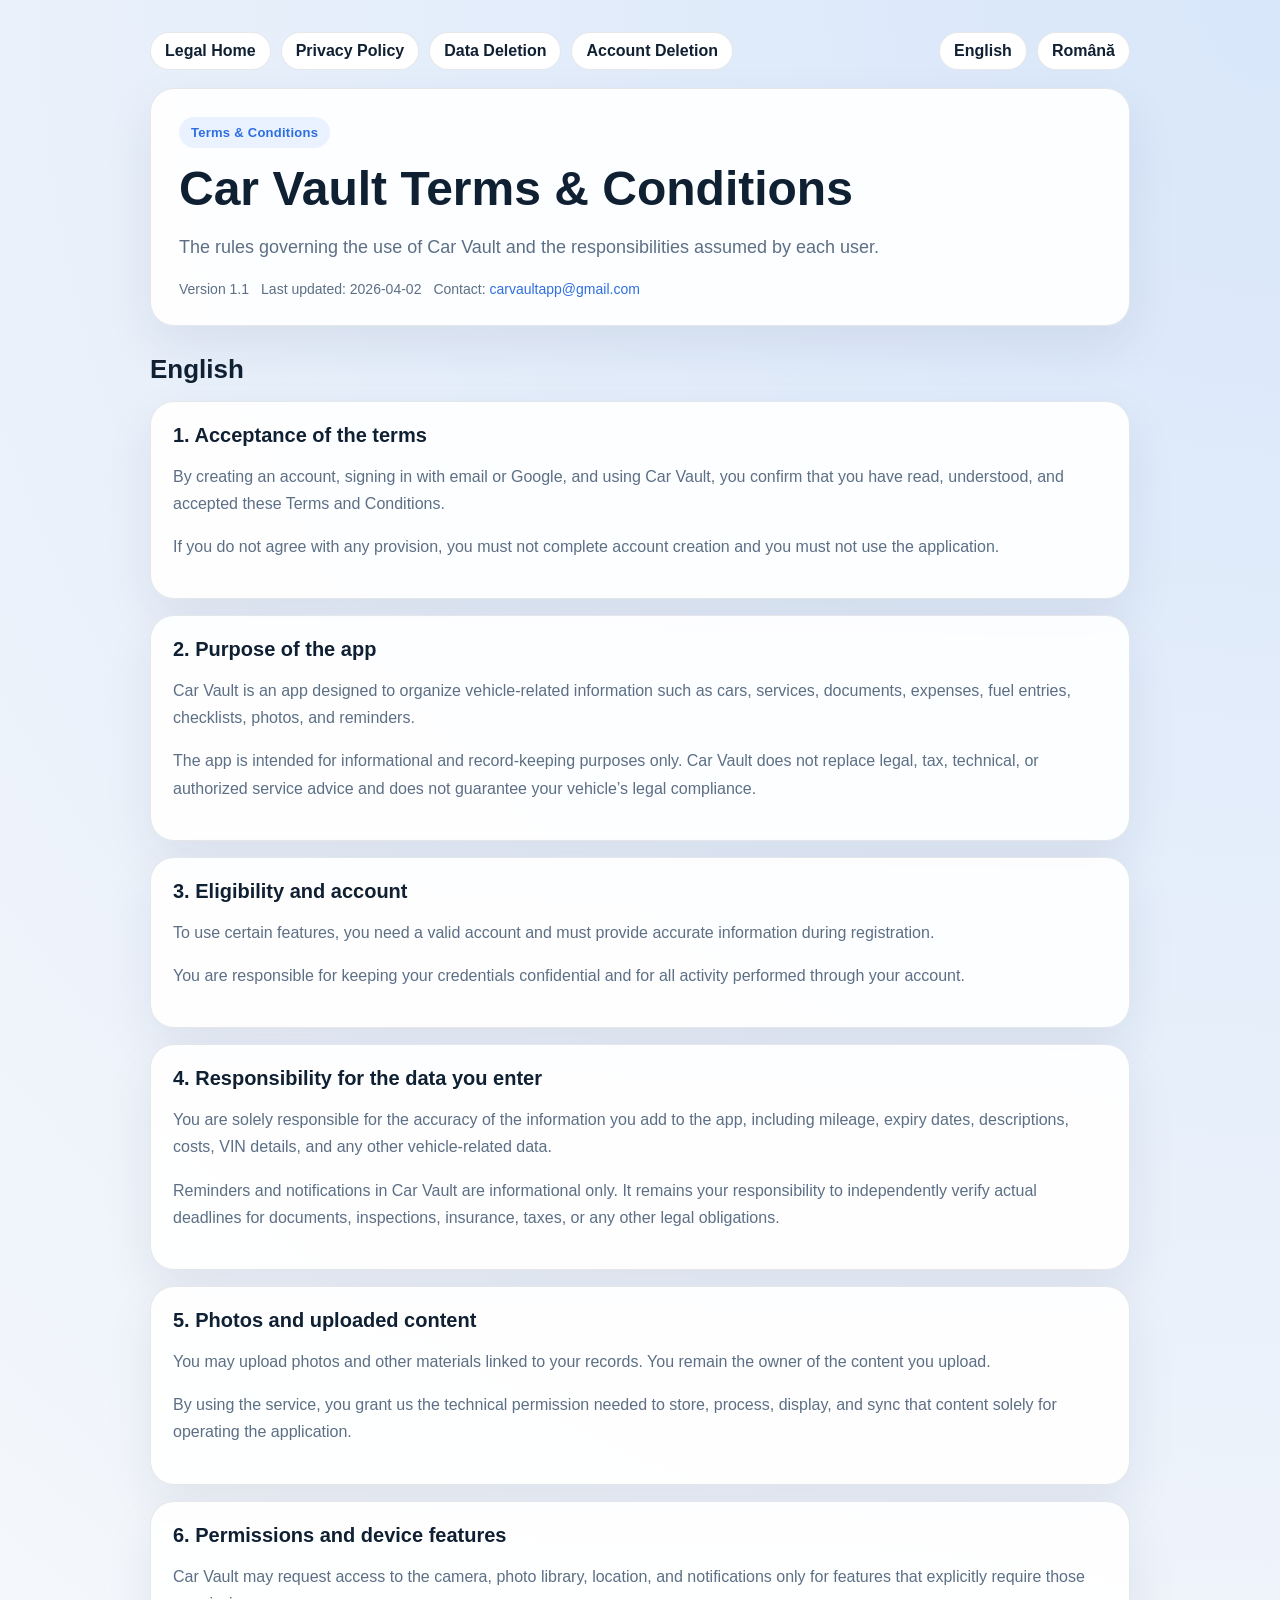
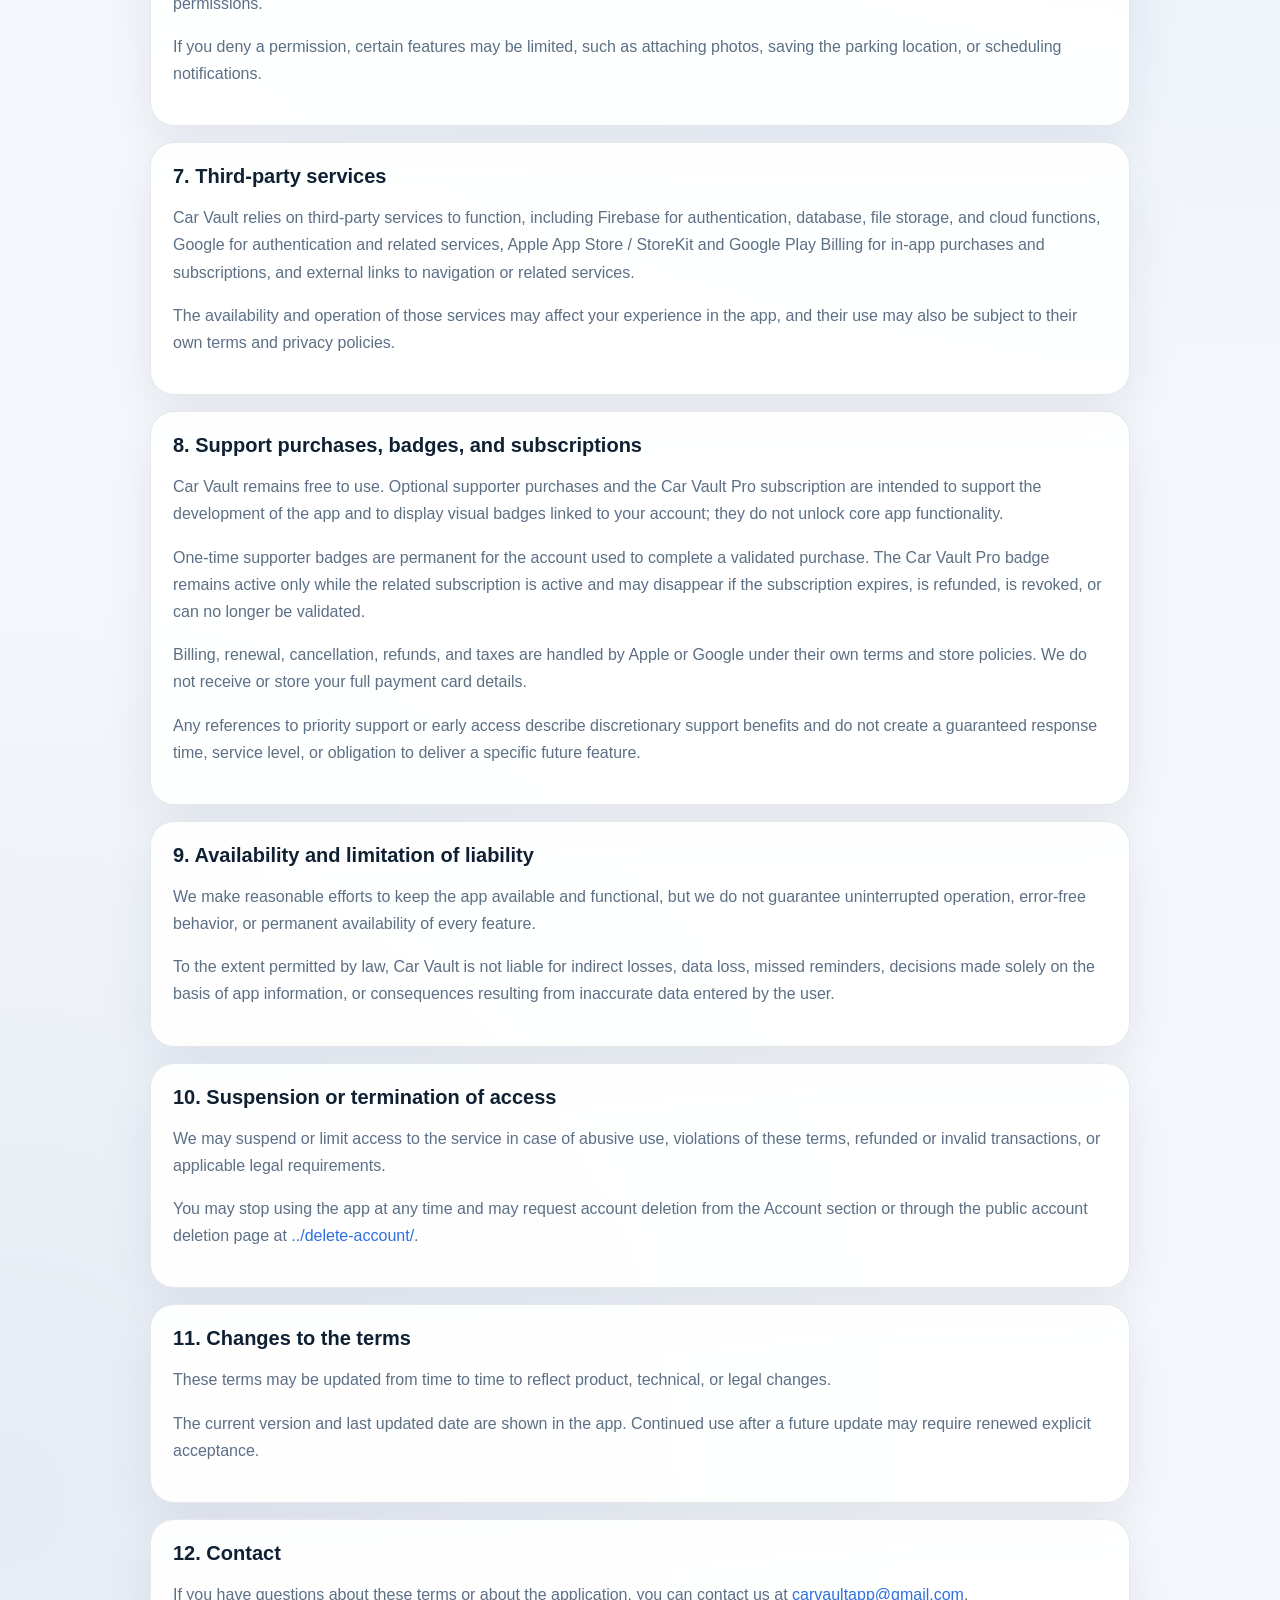
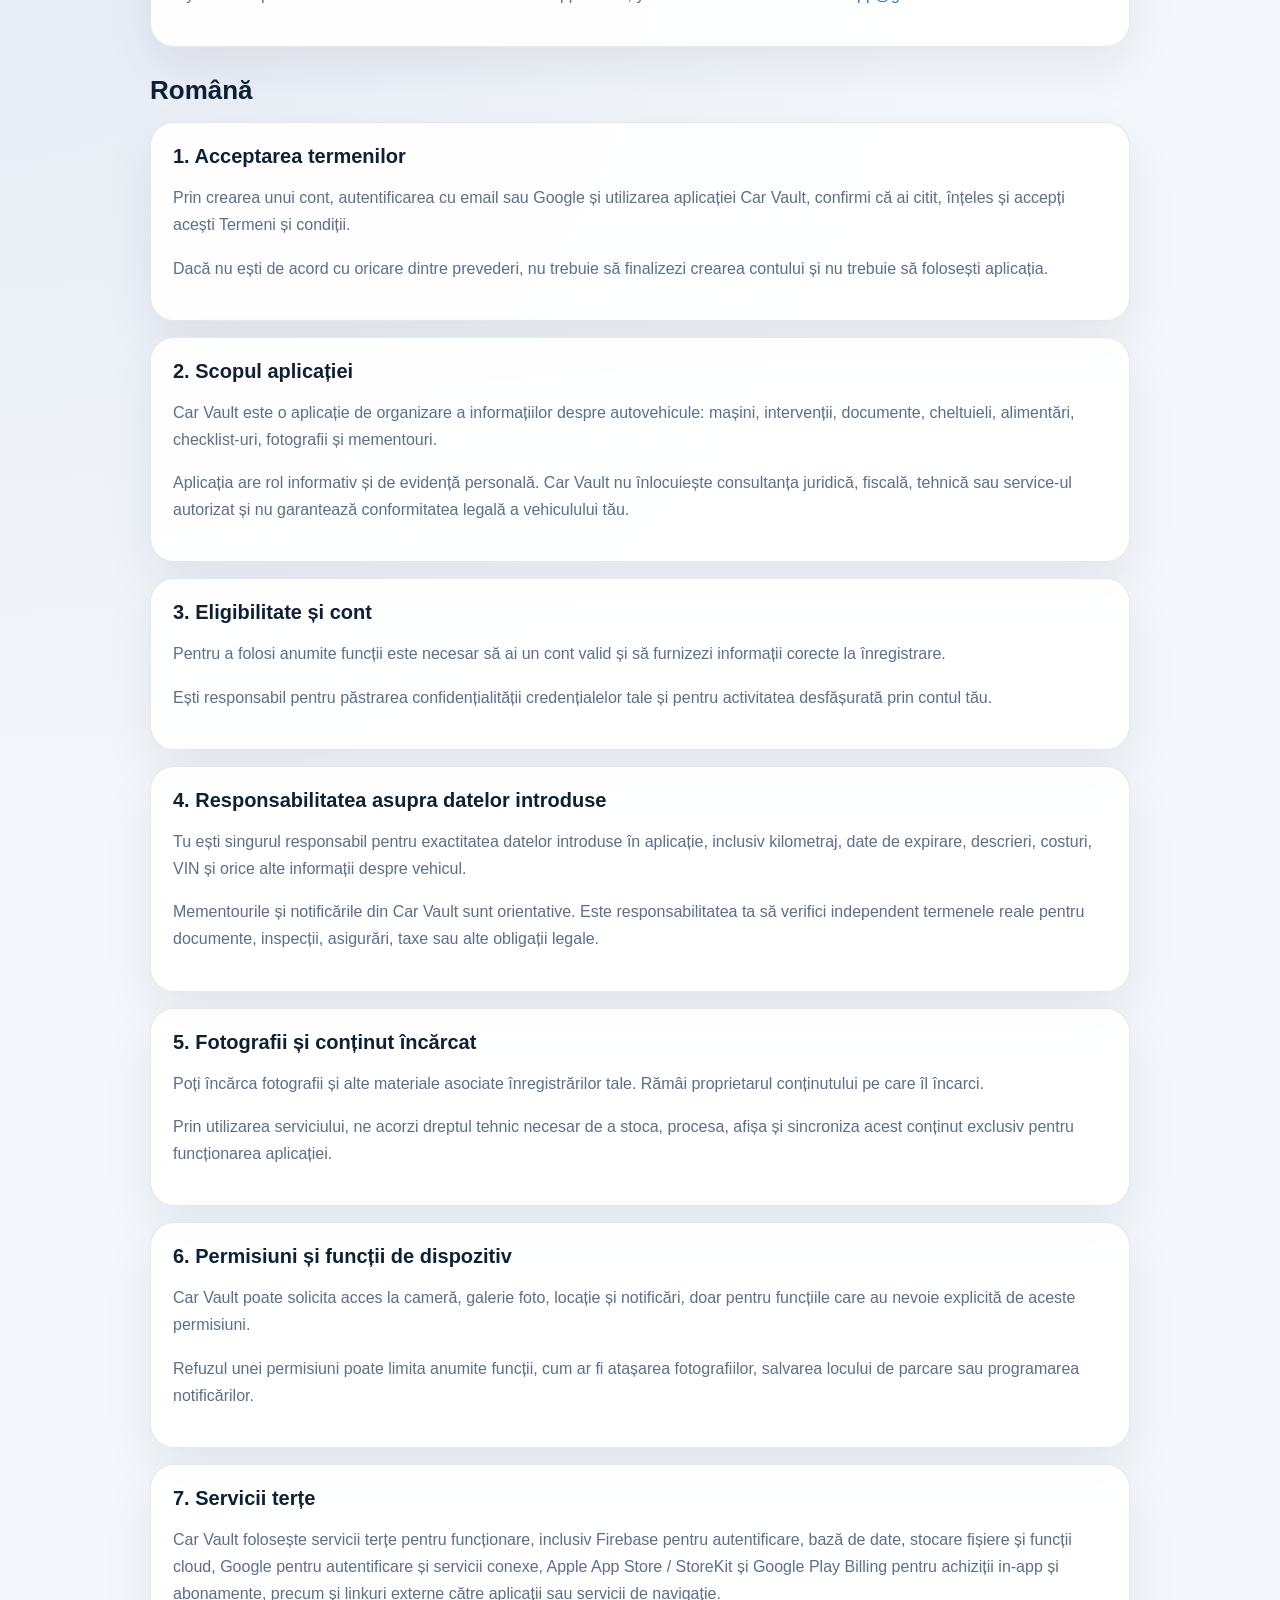
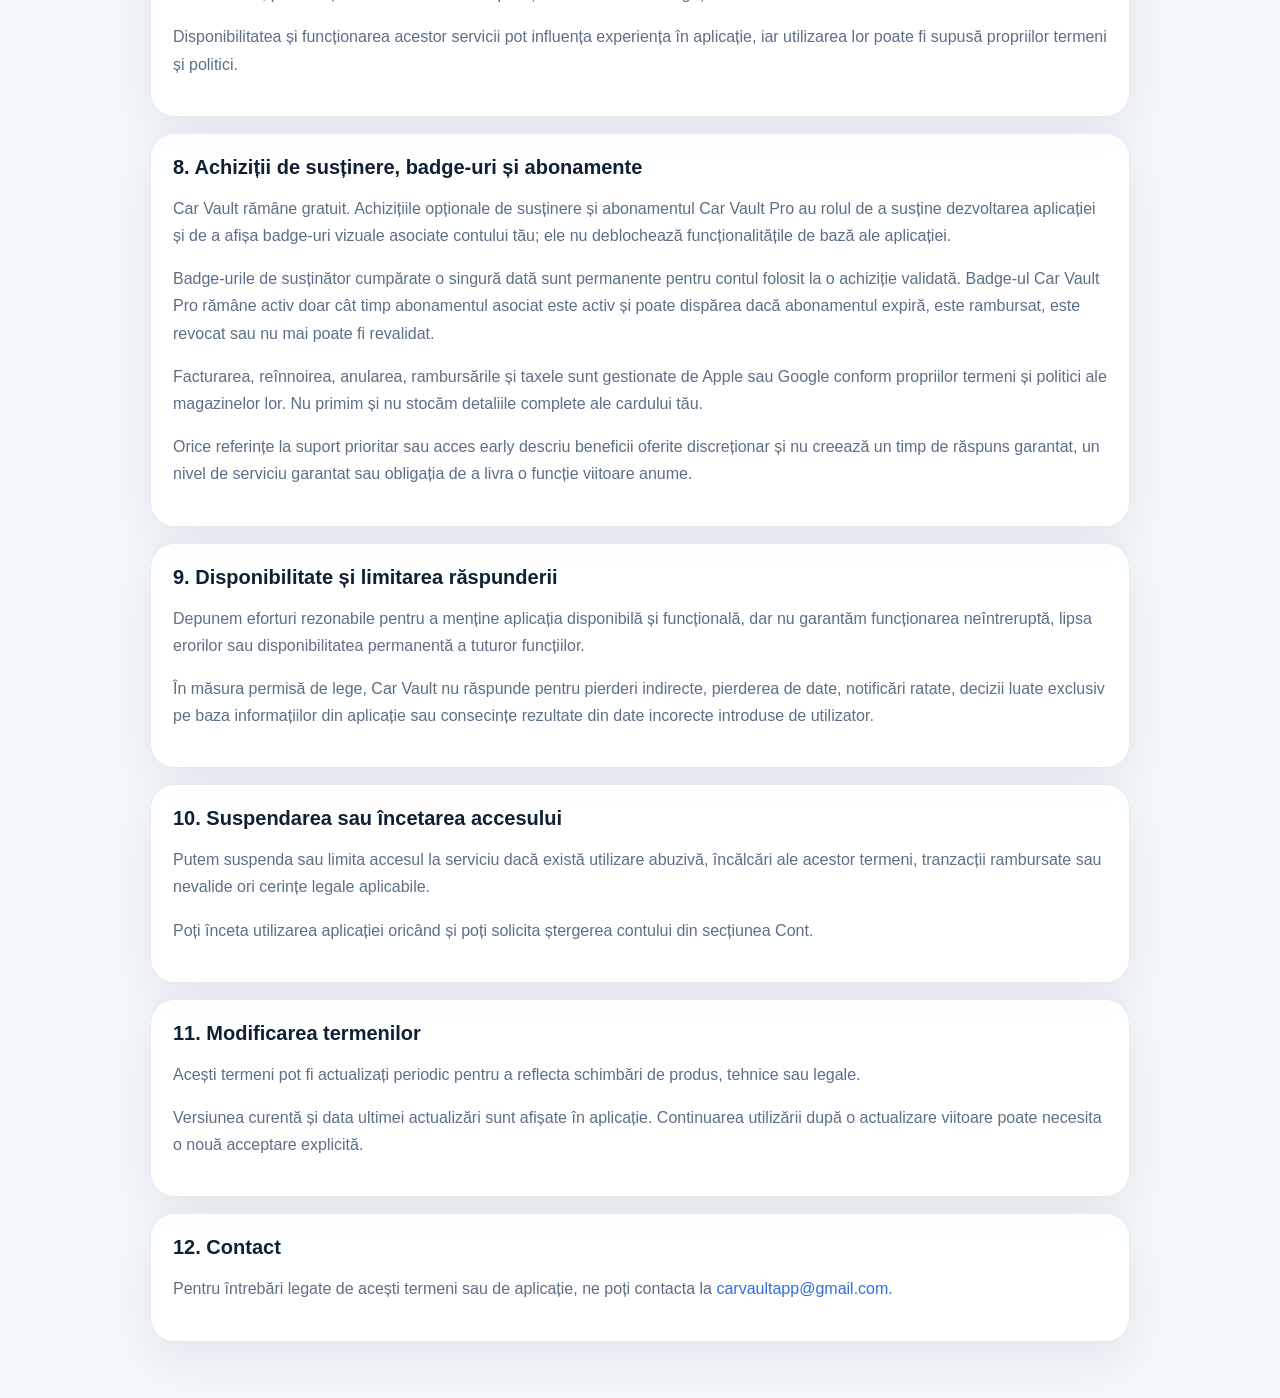
<file: docs/terms/index.html>
<!DOCTYPE html>
<html lang="en">
  <head>
    <meta charset="utf-8" />
    <meta name="viewport" content="width=device-width, initial-scale=1" />
    <title>Car Vault Terms & Conditions</title>
    <meta
      name="description"
      content="Car Vault terms and conditions in English and Romanian."
    />
    <link rel="stylesheet" href="../styles.css" />
  </head>
  <body>
    <main class="page">
      <div class="topbar">
        <nav>
          <a class="chip" href="../">Legal Home</a>
          <a class="chip" href="../privacy/">Privacy Policy</a>
          <a class="chip" href="../data-deletion/">Data Deletion</a>
          <a class="chip" href="../delete-account/">Account Deletion</a>
        </nav>
        <div class="lang-nav">
          <a class="chip" href="#en">English</a>
          <a class="chip" href="#ro">Română</a>
        </div>
      </div>

      <section class="hero">
        <span class="eyebrow">Terms &amp; Conditions</span>
        <h1>Car Vault Terms &amp; Conditions</h1>
        <p>
          The rules governing the use of Car Vault and the responsibilities assumed
          by each user.
        </p>
        <div class="meta">
          <span>Version 1.1</span>
          <span>Last updated: 2026-04-02</span>
          <span>Contact: <a href="mailto:carvaultapp@gmail.com">carvaultapp@gmail.com</a></span>
        </div>
      </section>

      <section id="en" class="language-block">
        <h2>English</h2>

        <article class="section-card">
          <h3>1. Acceptance of the terms</h3>
          <p>By creating an account, signing in with email or Google, and using Car Vault, you confirm that you have read, understood, and accepted these Terms and Conditions.</p>
          <p>If you do not agree with any provision, you must not complete account creation and you must not use the application.</p>
        </article>

        <article class="section-card">
          <h3>2. Purpose of the app</h3>
          <p>Car Vault is an app designed to organize vehicle-related information such as cars, services, documents, expenses, fuel entries, checklists, photos, and reminders.</p>
          <p>The app is intended for informational and record-keeping purposes only. Car Vault does not replace legal, tax, technical, or authorized service advice and does not guarantee your vehicle’s legal compliance.</p>
        </article>

        <article class="section-card">
          <h3>3. Eligibility and account</h3>
          <p>To use certain features, you need a valid account and must provide accurate information during registration.</p>
          <p>You are responsible for keeping your credentials confidential and for all activity performed through your account.</p>
        </article>

        <article class="section-card">
          <h3>4. Responsibility for the data you enter</h3>
          <p>You are solely responsible for the accuracy of the information you add to the app, including mileage, expiry dates, descriptions, costs, VIN details, and any other vehicle-related data.</p>
          <p>Reminders and notifications in Car Vault are informational only. It remains your responsibility to independently verify actual deadlines for documents, inspections, insurance, taxes, or any other legal obligations.</p>
        </article>

        <article class="section-card">
          <h3>5. Photos and uploaded content</h3>
          <p>You may upload photos and other materials linked to your records. You remain the owner of the content you upload.</p>
          <p>By using the service, you grant us the technical permission needed to store, process, display, and sync that content solely for operating the application.</p>
        </article>

        <article class="section-card">
          <h3>6. Permissions and device features</h3>
          <p>Car Vault may request access to the camera, photo library, location, and notifications only for features that explicitly require those permissions.</p>
          <p>If you deny a permission, certain features may be limited, such as attaching photos, saving the parking location, or scheduling notifications.</p>
        </article>

        <article class="section-card">
          <h3>7. Third-party services</h3>
          <p>Car Vault relies on third-party services to function, including Firebase for authentication, database, file storage, and cloud functions, Google for authentication and related services, Apple App Store / StoreKit and Google Play Billing for in-app purchases and subscriptions, and external links to navigation or related services.</p>
          <p>The availability and operation of those services may affect your experience in the app, and their use may also be subject to their own terms and privacy policies.</p>
        </article>

        <article class="section-card">
          <h3>8. Support purchases, badges, and subscriptions</h3>
          <p>Car Vault remains free to use. Optional supporter purchases and the Car Vault Pro subscription are intended to support the development of the app and to display visual badges linked to your account; they do not unlock core app functionality.</p>
          <p>One-time supporter badges are permanent for the account used to complete a validated purchase. The Car Vault Pro badge remains active only while the related subscription is active and may disappear if the subscription expires, is refunded, is revoked, or can no longer be validated.</p>
          <p>Billing, renewal, cancellation, refunds, and taxes are handled by Apple or Google under their own terms and store policies. We do not receive or store your full payment card details.</p>
          <p>Any references to priority support or early access describe discretionary support benefits and do not create a guaranteed response time, service level, or obligation to deliver a specific future feature.</p>
        </article>

        <article class="section-card">
          <h3>9. Availability and limitation of liability</h3>
          <p>We make reasonable efforts to keep the app available and functional, but we do not guarantee uninterrupted operation, error-free behavior, or permanent availability of every feature.</p>
          <p>To the extent permitted by law, Car Vault is not liable for indirect losses, data loss, missed reminders, decisions made solely on the basis of app information, or consequences resulting from inaccurate data entered by the user.</p>
        </article>

        <article class="section-card">
          <h3>10. Suspension or termination of access</h3>
          <p>We may suspend or limit access to the service in case of abusive use, violations of these terms, refunded or invalid transactions, or applicable legal requirements.</p>
          <p>You may stop using the app at any time and may request account deletion from the Account section or through the public account deletion page at <a href="../delete-account/">../delete-account/</a>.</p>
        </article>

        <article class="section-card">
          <h3>11. Changes to the terms</h3>
          <p>These terms may be updated from time to time to reflect product, technical, or legal changes.</p>
          <p>The current version and last updated date are shown in the app. Continued use after a future update may require renewed explicit acceptance.</p>
        </article>

        <article class="section-card">
          <h3>12. Contact</h3>
          <p>If you have questions about these terms or about the application, you can contact us at <a href="mailto:carvaultapp@gmail.com">carvaultapp@gmail.com</a>.</p>
        </article>
      </section>

      <section id="ro" class="language-block">
        <h2>Română</h2>

        <article class="section-card">
          <h3>1. Acceptarea termenilor</h3>
          <p>Prin crearea unui cont, autentificarea cu email sau Google și utilizarea aplicației Car Vault, confirmi că ai citit, înțeles și accepți acești Termeni și condiții.</p>
          <p>Dacă nu ești de acord cu oricare dintre prevederi, nu trebuie să finalizezi crearea contului și nu trebuie să folosești aplicația.</p>
        </article>

        <article class="section-card">
          <h3>2. Scopul aplicației</h3>
          <p>Car Vault este o aplicație de organizare a informațiilor despre autovehicule: mașini, intervenții, documente, cheltuieli, alimentări, checklist-uri, fotografii și mementouri.</p>
          <p>Aplicația are rol informativ și de evidență personală. Car Vault nu înlocuiește consultanța juridică, fiscală, tehnică sau service-ul autorizat și nu garantează conformitatea legală a vehiculului tău.</p>
        </article>

        <article class="section-card">
          <h3>3. Eligibilitate și cont</h3>
          <p>Pentru a folosi anumite funcții este necesar să ai un cont valid și să furnizezi informații corecte la înregistrare.</p>
          <p>Ești responsabil pentru păstrarea confidențialității credențialelor tale și pentru activitatea desfășurată prin contul tău.</p>
        </article>

        <article class="section-card">
          <h3>4. Responsabilitatea asupra datelor introduse</h3>
          <p>Tu ești singurul responsabil pentru exactitatea datelor introduse în aplicație, inclusiv kilometraj, date de expirare, descrieri, costuri, VIN și orice alte informații despre vehicul.</p>
          <p>Mementourile și notificările din Car Vault sunt orientative. Este responsabilitatea ta să verifici independent termenele reale pentru documente, inspecții, asigurări, taxe sau alte obligații legale.</p>
        </article>

        <article class="section-card">
          <h3>5. Fotografii și conținut încărcat</h3>
          <p>Poți încărca fotografii și alte materiale asociate înregistrărilor tale. Rămâi proprietarul conținutului pe care îl încarci.</p>
          <p>Prin utilizarea serviciului, ne acorzi dreptul tehnic necesar de a stoca, procesa, afișa și sincroniza acest conținut exclusiv pentru funcționarea aplicației.</p>
        </article>

        <article class="section-card">
          <h3>6. Permisiuni și funcții de dispozitiv</h3>
          <p>Car Vault poate solicita acces la cameră, galerie foto, locație și notificări, doar pentru funcțiile care au nevoie explicită de aceste permisiuni.</p>
          <p>Refuzul unei permisiuni poate limita anumite funcții, cum ar fi atașarea fotografiilor, salvarea locului de parcare sau programarea notificărilor.</p>
        </article>

        <article class="section-card">
          <h3>7. Servicii terțe</h3>
          <p>Car Vault folosește servicii terțe pentru funcționare, inclusiv Firebase pentru autentificare, bază de date, stocare fișiere și funcții cloud, Google pentru autentificare și servicii conexe, Apple App Store / StoreKit și Google Play Billing pentru achiziții in-app și abonamente, precum și linkuri externe către aplicații sau servicii de navigație.</p>
          <p>Disponibilitatea și funcționarea acestor servicii pot influența experiența în aplicație, iar utilizarea lor poate fi supusă propriilor termeni și politici.</p>
        </article>

        <article class="section-card">
          <h3>8. Achiziții de susținere, badge-uri și abonamente</h3>
          <p>Car Vault rămâne gratuit. Achizițiile opționale de susținere și abonamentul Car Vault Pro au rolul de a susține dezvoltarea aplicației și de a afișa badge-uri vizuale asociate contului tău; ele nu deblochează funcționalitățile de bază ale aplicației.</p>
          <p>Badge-urile de susținător cumpărate o singură dată sunt permanente pentru contul folosit la o achiziție validată. Badge-ul Car Vault Pro rămâne activ doar cât timp abonamentul asociat este activ și poate dispărea dacă abonamentul expiră, este rambursat, este revocat sau nu mai poate fi revalidat.</p>
          <p>Facturarea, reînnoirea, anularea, rambursările și taxele sunt gestionate de Apple sau Google conform propriilor termeni și politici ale magazinelor lor. Nu primim și nu stocăm detaliile complete ale cardului tău.</p>
          <p>Orice referințe la suport prioritar sau acces early descriu beneficii oferite discreționar și nu creează un timp de răspuns garantat, un nivel de serviciu garantat sau obligația de a livra o funcție viitoare anume.</p>
        </article>

        <article class="section-card">
          <h3>9. Disponibilitate și limitarea răspunderii</h3>
          <p>Depunem eforturi rezonabile pentru a menține aplicația disponibilă și funcțională, dar nu garantăm funcționarea neîntreruptă, lipsa erorilor sau disponibilitatea permanentă a tuturor funcțiilor.</p>
          <p>În măsura permisă de lege, Car Vault nu răspunde pentru pierderi indirecte, pierderea de date, notificări ratate, decizii luate exclusiv pe baza informațiilor din aplicație sau consecințe rezultate din date incorecte introduse de utilizator.</p>
        </article>

        <article class="section-card">
          <h3>10. Suspendarea sau încetarea accesului</h3>
          <p>Putem suspenda sau limita accesul la serviciu dacă există utilizare abuzivă, încălcări ale acestor termeni, tranzacții rambursate sau nevalide ori cerințe legale aplicabile.</p>
          <p>Poți înceta utilizarea aplicației oricând și poți solicita ștergerea contului din secțiunea Cont.</p>
        </article>

        <article class="section-card">
          <h3>11. Modificarea termenilor</h3>
          <p>Acești termeni pot fi actualizați periodic pentru a reflecta schimbări de produs, tehnice sau legale.</p>
          <p>Versiunea curentă și data ultimei actualizări sunt afișate în aplicație. Continuarea utilizării după o actualizare viitoare poate necesita o nouă acceptare explicită.</p>
        </article>

        <article class="section-card">
          <h3>12. Contact</h3>
          <p>Pentru întrebări legate de acești termeni sau de aplicație, ne poți contacta la <a href="mailto:carvaultapp@gmail.com">carvaultapp@gmail.com</a>.</p>
        </article>
      </section>
    </main>
  </body>
</html>
</file>
<file: docs/styles.css>
:root {
  color-scheme: light;
  --bg: #f4f7fb;
  --surface: rgba(255, 255, 255, 0.92);
  --surface-strong: #ffffff;
  --text: #102033;
  --muted: #5c6f85;
  --border: rgba(16, 32, 51, 0.1);
  --accent: #5b9bf5;
  --accent-strong: #2e6fe0;
  --shadow: 0 20px 50px rgba(24, 42, 74, 0.08);
  --max: 980px;
}

* {
  box-sizing: border-box;
}

html {
  scroll-behavior: smooth;
}

body {
  margin: 0;
  min-height: 100vh;
  font-family: "Segoe UI", "SF Pro Text", "Helvetica Neue", Arial, sans-serif;
  background:
    radial-gradient(circle at top right, rgba(91, 155, 245, 0.18), transparent 32%),
    radial-gradient(circle at left center, rgba(58, 96, 163, 0.08), transparent 28%),
    var(--bg);
  color: var(--text);
}

a {
  color: var(--accent-strong);
  text-decoration: none;
}

a:hover {
  text-decoration: underline;
}

.page {
  width: min(calc(100% - 32px), var(--max));
  margin: 0 auto;
  padding: 32px 0 56px;
}

.hero,
.panel,
.section-card {
  background: var(--surface);
  border: 1px solid var(--border);
  box-shadow: var(--shadow);
  border-radius: 24px;
}

.hero {
  padding: 28px;
  margin-bottom: 24px;
}

.eyebrow {
  display: inline-flex;
  align-items: center;
  gap: 8px;
  padding: 8px 12px;
  border-radius: 999px;
  background: rgba(91, 155, 245, 0.12);
  color: var(--accent-strong);
  font-size: 13px;
  font-weight: 700;
  letter-spacing: 0.02em;
}

h1 {
  margin: 16px 0 12px;
  font-size: clamp(32px, 5vw, 48px);
  line-height: 1.04;
}

h2 {
  margin: 0 0 12px;
  font-size: 26px;
}

h3 {
  margin: 0 0 10px;
  font-size: 20px;
}

p,
li {
  color: var(--muted);
  font-size: 16px;
  line-height: 1.7;
}

.hero p {
  max-width: 720px;
  font-size: 18px;
}

.meta {
  display: flex;
  flex-wrap: wrap;
  gap: 12px;
  margin-top: 18px;
  color: var(--muted);
  font-size: 14px;
}

.grid {
  display: grid;
  grid-template-columns: repeat(auto-fit, minmax(240px, 1fr));
  gap: 18px;
}

.panel {
  padding: 22px;
}

.panel p {
  margin: 0 0 18px;
}

.button-row {
  display: flex;
  flex-wrap: wrap;
  gap: 12px;
}

.button,
.button-secondary {
  display: inline-flex;
  align-items: center;
  justify-content: center;
  gap: 8px;
  min-height: 44px;
  padding: 0 16px;
  border-radius: 999px;
  font-weight: 700;
  transition: transform 140ms ease, box-shadow 140ms ease, background 140ms ease;
}

.button {
  background: linear-gradient(135deg, var(--accent), var(--accent-strong));
  color: #fff;
  box-shadow: 0 14px 28px rgba(46, 111, 224, 0.24);
}

.button:hover,
.button-secondary:hover {
  text-decoration: none;
  transform: translateY(-1px);
}

.button-secondary {
  background: rgba(91, 155, 245, 0.08);
  color: var(--accent-strong);
}

.topbar {
  display: flex;
  flex-wrap: wrap;
  align-items: center;
  justify-content: space-between;
  gap: 12px;
  margin-bottom: 18px;
}

.topbar nav,
.lang-nav {
  display: flex;
  flex-wrap: wrap;
  gap: 10px;
}

.chip {
  display: inline-flex;
  align-items: center;
  min-height: 38px;
  padding: 0 14px;
  border-radius: 999px;
  border: 1px solid var(--border);
  background: var(--surface-strong);
  color: var(--text);
  font-weight: 600;
}

.language-block {
  margin-top: 28px;
}

.language-block:first-of-type {
  margin-top: 0;
}

.section-card {
  padding: 22px;
  margin-top: 16px;
}

.footer-note {
  margin-top: 28px;
  padding: 18px 20px;
  border-radius: 18px;
  background: rgba(91, 155, 245, 0.08);
  border: 1px solid rgba(91, 155, 245, 0.16);
  color: var(--muted);
}

code {
  font-family: "Cascadia Code", Consolas, monospace;
}

@media (max-width: 720px) {
  .page {
    width: min(calc(100% - 20px), var(--max));
    padding-top: 20px;
    padding-bottom: 32px;
  }

  .hero,
  .panel,
  .section-card {
    border-radius: 20px;
  }

  .hero {
    padding: 22px;
  }

  .panel,
  .section-card {
    padding: 18px;
  }
}
</file>
